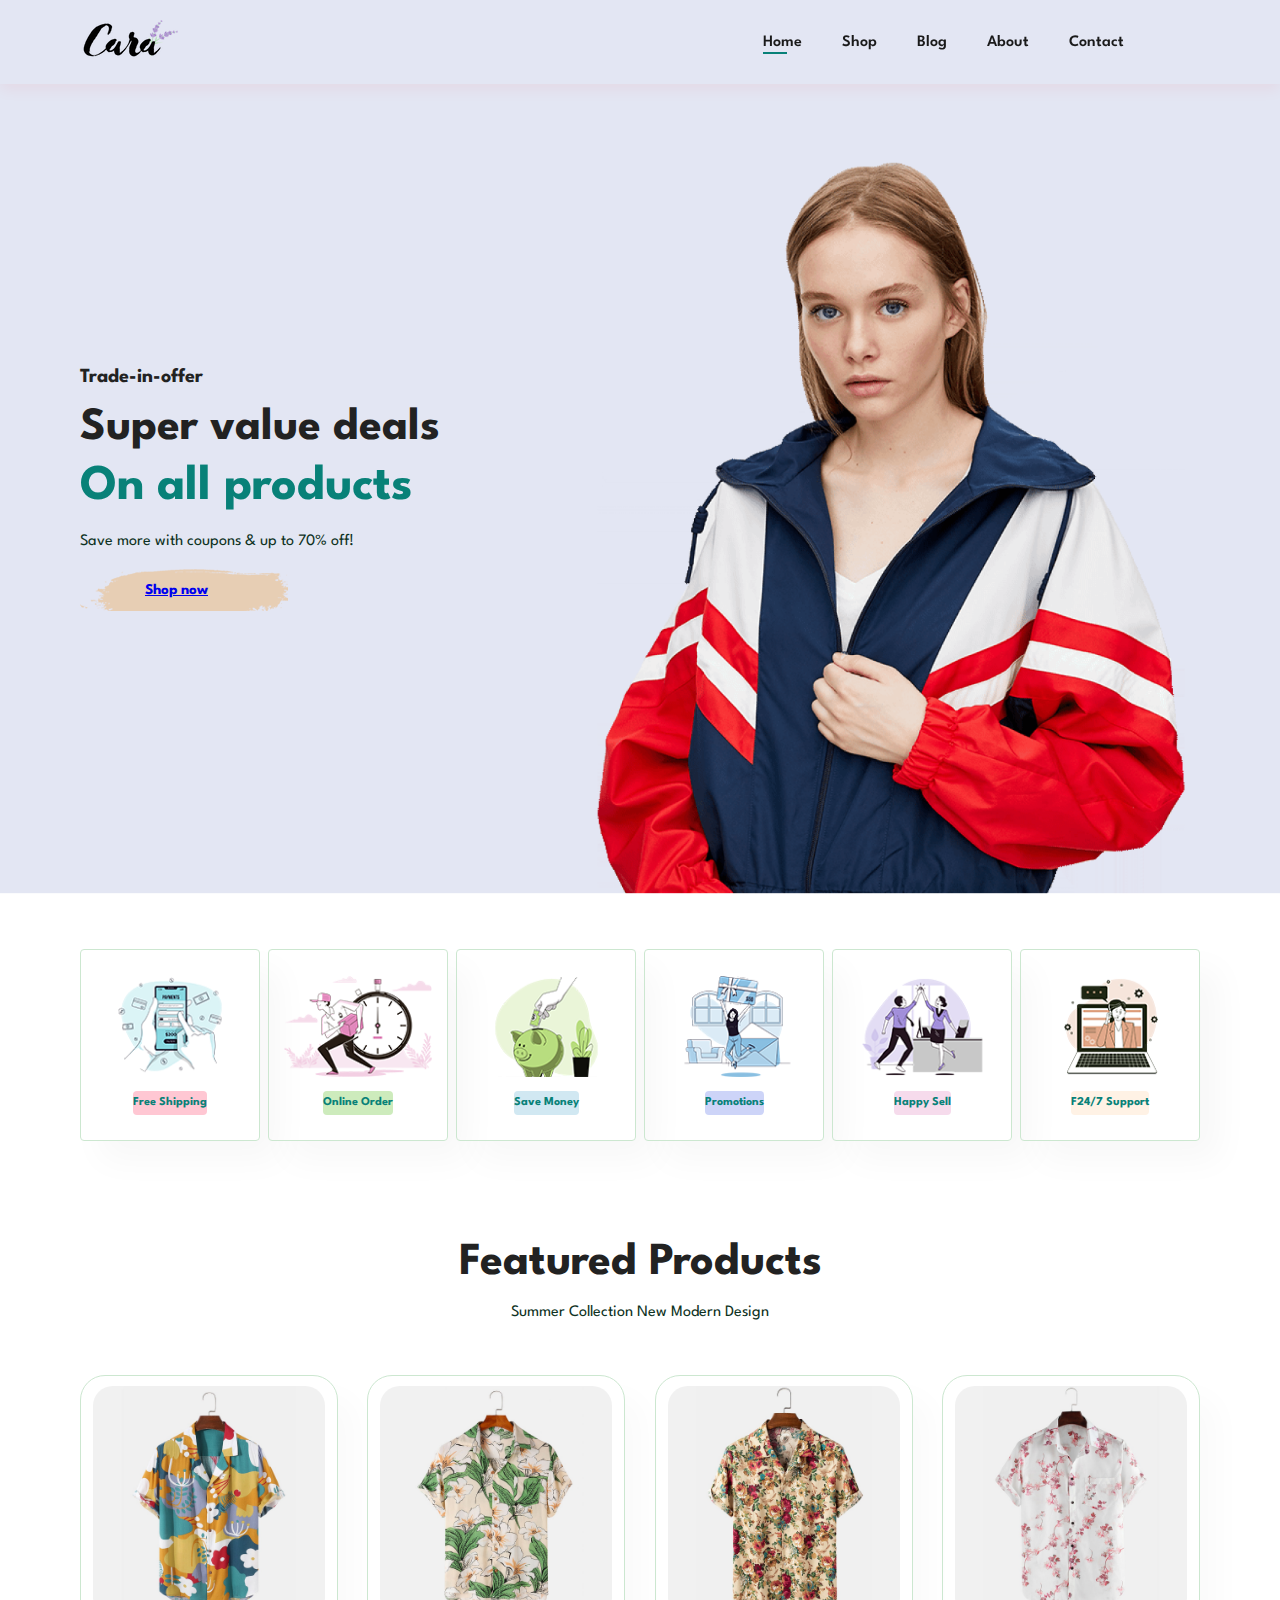
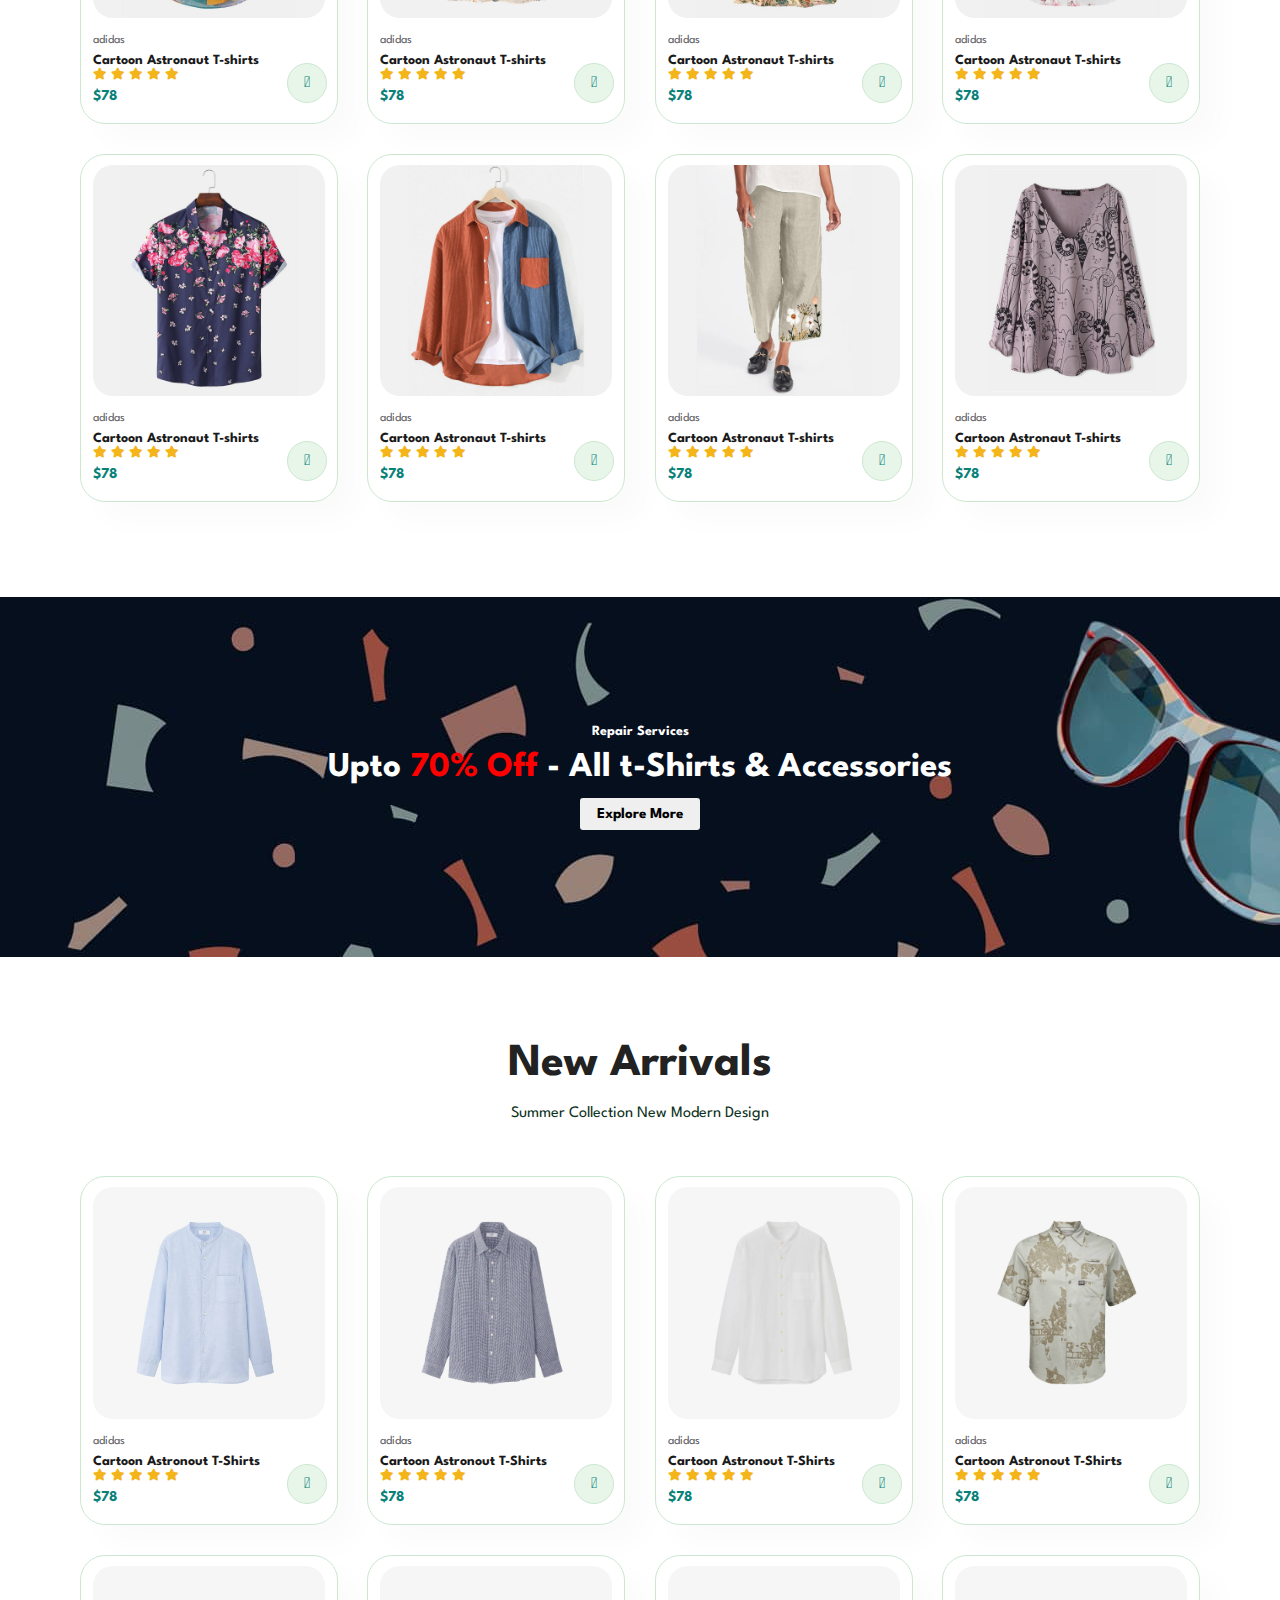
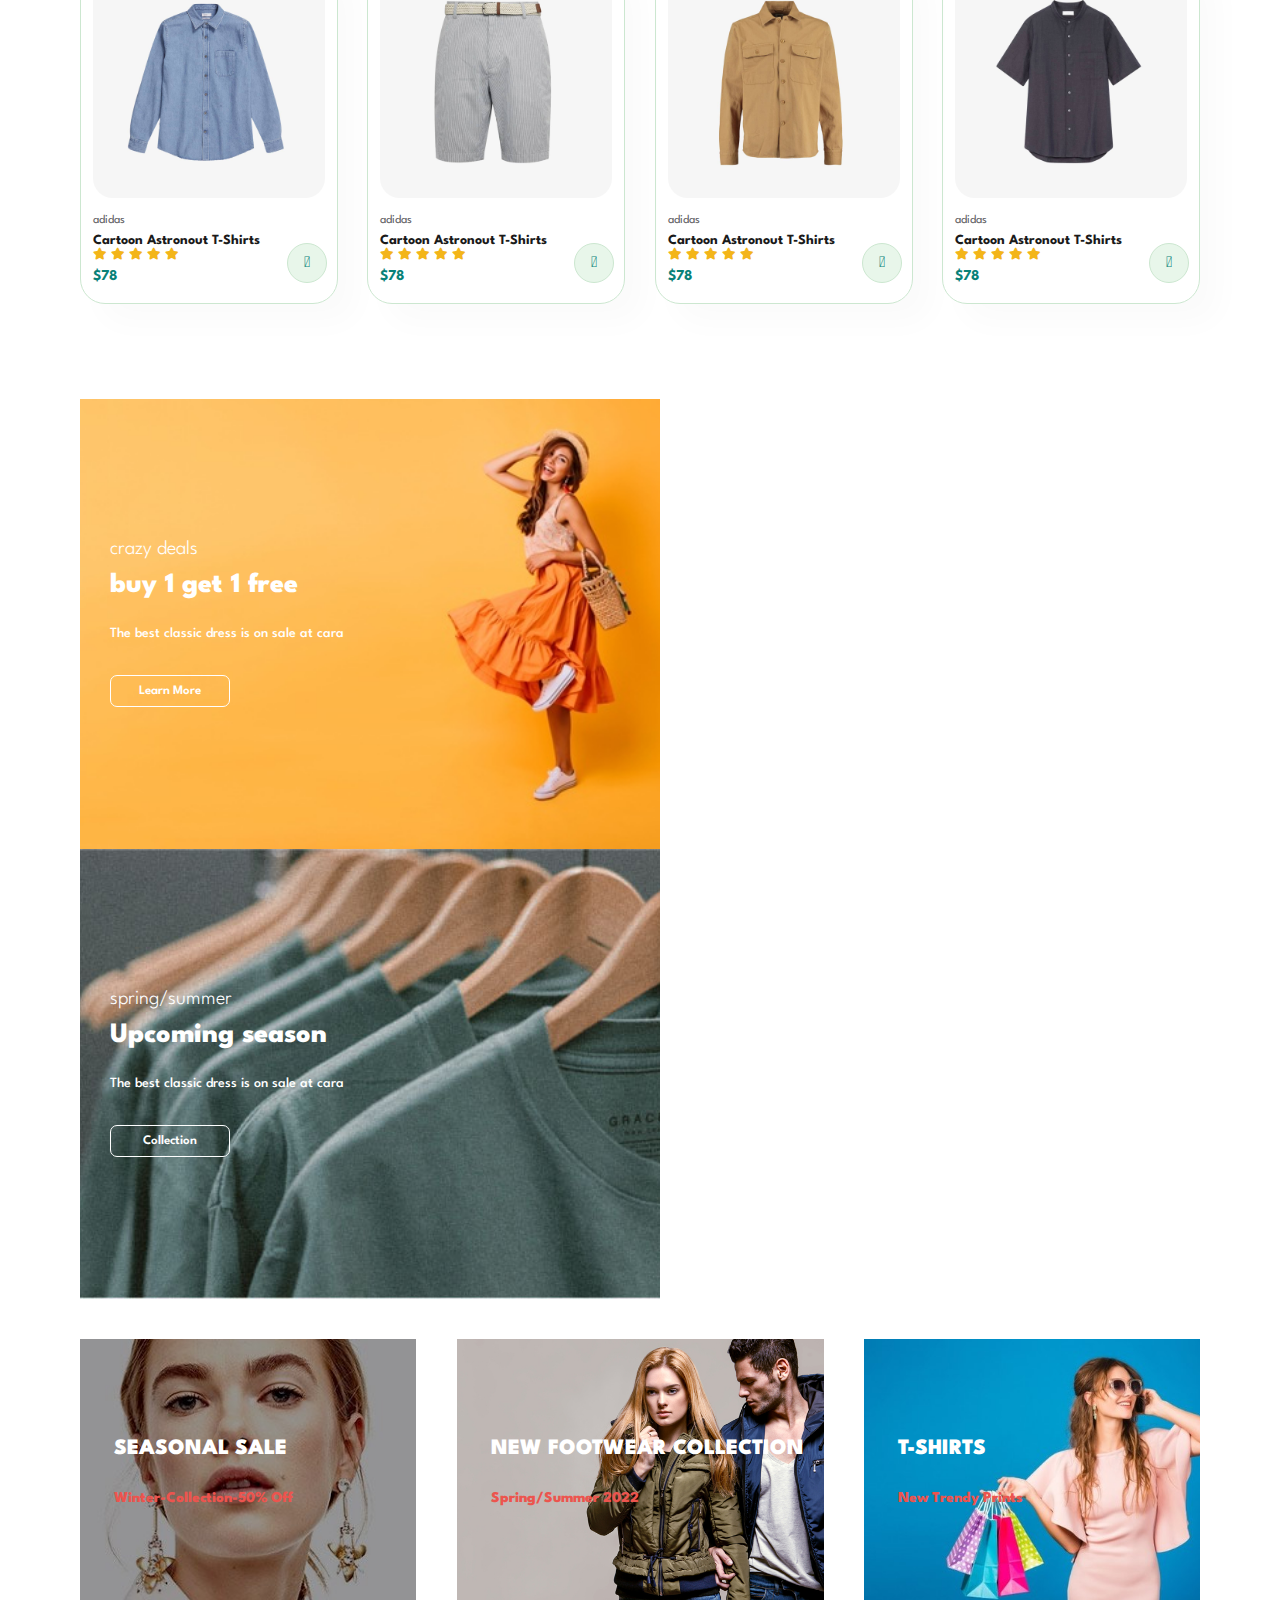
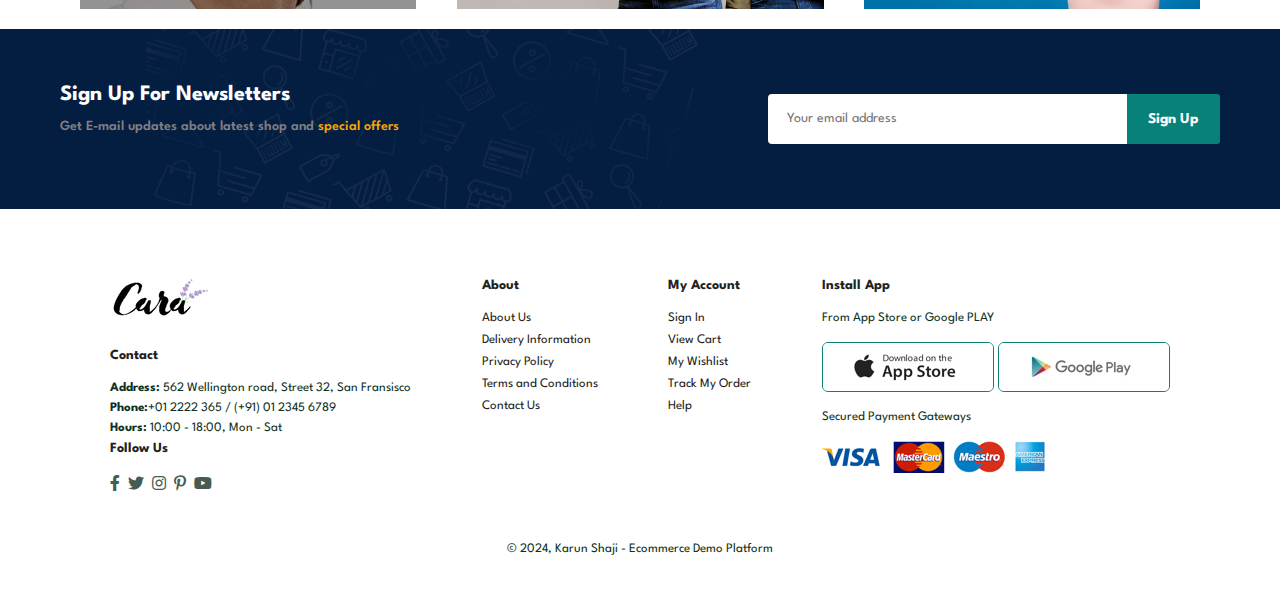
<file: index.html>
<!DOCTYPE html>
<html lang="en">

    <head>
        <meta charset="UTF-8">
        <meta http-equiv="X-UA-Compatible" content="IE=edge">
        <meta name="viewport" content="width=device-width, initial-scale=1.0">
        <title>Ecommerce Website</title>
        <link rel="stylesheet" href="https://pro.fontawesome.com/releases/v5.10.0/css/all.css" />

        <link rel="stylesheet" href="style.css">
    </head>

    <body>
 <section id="header">
    <a href="#"><img src="img/logo.png" class="logo" alt=""></a>

    <div>
        
        <ul id="nav-bar">
            <li><a class="active" href="index.html">Home</a></li>
            <li><a href="shop.html">Shop</a></li>
            <li><a href="blog.html">Blog</a></li>
            <li><a href="about.html">About</a></li>
            <li><a href="contact.html">Contact</a></li>
            <li id="lg-bag"><a href="cart.html"><i class="far fa-shopping-bag"></i></a></li>
            <a href="#" id="close"><i class="far fa-times"></i></a>

        </ul>
    </div>
    <div id="mobile">
        
        <a href="cart.html"><i class="far fa-shopping-bag"></i></a>
        <i id="bar" class="fas fa-outdent"></i>
    </div>
 </section>
 <section id="Hero">
    <h4>Trade-in-offer</h4>
    <h2>Super value deals</h2>
    <h1>On all products</h1>
    <p>Save more with coupons & up to 70% off!</p>
    <button><a  href="shop.html">Shop now</a></button>

 </section>
 <section id="feature" class="section-p1">
    <div class="fe-box">
        <img src="img/features/f1.png" alt="">
        <h6>Free Shipping</h6>
    </div>
    <div class="fe-box">
        <img src="img/features/f2.png" alt="">
        <h6>Online Order</h6>
    </div>
    <div class="fe-box">
        <img src="img/features/f3.png" alt="">
        <h6>Save Money</h6>
    </div>
    <div class="fe-box">
        <img src="img/features/f4.png" alt="">
        <h6>Promotions</h6>
    </div>
    <div class="fe-box">
        <img src="img/features/f5.png" alt="">
        <h6>Happy Sell</h6>
    </div>
    <div class="fe-box">
        <img src="img/features/f6.png" alt="">
        <h6>F24/7 Support</h6>
    </div>

    
 </section>
<section id="Product1" class="section-p1">
    <h2>Featured Products</h2>
    <p>Summer Collection New Modern Design</p>
    <div class="pro-container">
        <div class="pro">
           <img src="img/products/f1.jpg" alt="">
           <div class="des">
             <span>adidas</span>
             <h5>Cartoon Astronaut T-shirts</h5>
             <div class="star">
                 <i class="fas fa-star"></i>
                 <i class="fas fa-star"></i>
                 <i class="fas fa-star"></i>
                 <i class="fas fa-star"></i>
                 <i class="fas fa-star"></i>
             </div>    
             <h4>$78</h4>
         </div>
            <a href="#"><i class="fal fa-shopping-cart cart"></i></a>
        </div>
        <div class="pro">
            <img src="img/products/f2.jpg" alt="">
            <div class="des">
              <span>adidas</span>
              <h5>Cartoon Astronaut T-shirts</h5>
              <div class="star">
                  <i class="fas fa-star"></i>
                  <i class="fas fa-star"></i>
                  <i class="fas fa-star"></i>
                  <i class="fas fa-star"></i>
                  <i class="fas fa-star"></i>
              </div>    
              <h4>$78</h4>
          </div>
             <a href="#"><i class="fal fa-shopping-cart cart"></i></a>
         </div>
         <div class="pro">
            <img src="img/products/f3.jpg" alt="">
            <div class="des">
              <span>adidas</span>
              <h5>Cartoon Astronaut T-shirts</h5>
              <div class="star">
                  <i class="fas fa-star"></i>
                  <i class="fas fa-star"></i>
                  <i class="fas fa-star"></i>
                  <i class="fas fa-star"></i>
                  <i class="fas fa-star"></i>
              </div>    
              <h4>$78</h4>
          </div>
             <a href="#"><i class="fal fa-shopping-cart cart"></i></a>
         </div>
         <div class="pro">
            <img src="img/products/f4.jpg" alt="">
            <div class="des">
              <span>adidas</span>
              <h5>Cartoon Astronaut T-shirts</h5>
              <div class="star">
                  <i class="fas fa-star"></i>
                  <i class="fas fa-star"></i>
                  <i class="fas fa-star"></i>
                  <i class="fas fa-star"></i>
                  <i class="fas fa-star"></i>
              </div>    
              <h4>$78</h4>
          </div>
             <a href="#"><i class="fal fa-shopping-cart cart"></i></a>
         </div>
         <div class="pro">
            <img src="img/products/f5.jpg" alt="">
            <div class="des">
              <span>adidas</span>
              <h5>Cartoon Astronaut T-shirts</h5>
              <div class="star">
                  <i class="fas fa-star"></i>
                  <i class="fas fa-star"></i>
                  <i class="fas fa-star"></i>
                  <i class="fas fa-star"></i>
                  <i class="fas fa-star"></i>
              </div>    
              <h4>$78</h4>
          </div>
             <a href="#"><i class="fal fa-shopping-cart cart"></i></a>
         </div>
         <div class="pro">
            <img src="img/products/f6.jpg" alt="">
            <div class="des">
              <span>adidas</span>
              <h5>Cartoon Astronaut T-shirts</h5>
              <div class="star">
                  <i class="fas fa-star"></i>
                  <i class="fas fa-star"></i>
                  <i class="fas fa-star"></i>
                  <i class="fas fa-star"></i>
                  <i class="fas fa-star"></i>
              </div>    
              <h4>$78</h4>
          </div>
             <a href="#"><i class="fal fa-shopping-cart cart"></i></a>
         </div>
         <div class="pro">
            <img src="img/products/f7.jpg" alt="">
            <div class="des">
              <span>adidas</span>
              <h5>Cartoon Astronaut T-shirts</h5>
              <div class="star">
                  <i class="fas fa-star"></i>
                  <i class="fas fa-star"></i>
                  <i class="fas fa-star"></i>
                  <i class="fas fa-star"></i>
                  <i class="fas fa-star"></i>
              </div>    
              <h4>$78</h4>
          </div>
             <a href="#"><i class="fal fa-shopping-cart cart"></i></a>
         </div>
         <div class="pro">
            <img src="img/products/f8.jpg" alt="">
            <div class="des">
              <span>adidas</span>
              <h5>Cartoon Astronaut T-shirts</h5>
              <div class="star">
                  <i class="fas fa-star"></i>
                  <i class="fas fa-star"></i>
                  <i class="fas fa-star"></i>
                  <i class="fas fa-star"></i>
                  <i class="fas fa-star"></i>
              </div>    
              <h4>$78</h4>
          </div>
             <a href="#"><i class="fal fa-shopping-cart cart"></i></a>
         </div>
    </div>
    
</section>
<section id="banner" class="section-m1">
    <h4>Repair Services</h4>
    <h2>Upto <span>70% Off</span> - All t-Shirts & Accessories</h2>
    <button class="normal">Explore More</button>
    
</section>
<section id="Product1" class="section-p1">
    <h2>New Arrivals</h2>
    <p>Summer Collection New Modern Design</p>
    <div class="pro-container">
        <div class="pro">
            <img src="img/products/n1.jpg" alt="">
            <div class="des">
                <span>adidas</span>
                <h5>Cartoon Astronout T-Shirts</h5>
                <div class="star">
                    <i class="fas fa-star"></i>
                    <i class="fas fa-star"></i>
                    <i class="fas fa-star"></i>
                    <i class="fas fa-star"></i>
                    <i class="fas fa-star"></i>
                </div>
                <h4>$78</h4>
            </div>
              <a href="#"><i class="fal fa-shopping-cart cart"> </i></a>
        </div>
        <div class="pro">
            <img src="img/products/n2.jpg" alt="">
            <div class="des">
                <span>adidas</span>
                <h5>Cartoon Astronout T-Shirts</h5>
                <div class="star">
                    <i class="fas fa-star"></i>
                    <i class="fas fa-star"></i>
                    <i class="fas fa-star"></i>
                    <i class="fas fa-star"></i>
                    <i class="fas fa-star"></i>
                </div>
                <h4>$78</h4>
            </div>
              <a href="#"><i class="fal fa-shopping-cart cart"> </i></a>
        </div>
        <div class="pro">
            <img src="img/products/n3.jpg" alt="">
            <div class="des">
                <span>adidas</span>
                <h5>Cartoon Astronout T-Shirts</h5>
                <div class="star">
                    <i class="fas fa-star"></i>
                    <i class="fas fa-star"></i>
                    <i class="fas fa-star"></i>
                    <i class="fas fa-star"></i>
                    <i class="fas fa-star"></i>
                </div>
                <h4>$78</h4>
            </div>
              <a href="#"><i class="fal fa-shopping-cart cart"> </i></a>
        </div>
        <div class="pro">
            <img src="img/products/n4.jpg" alt="">
            <div class="des">
                <span>adidas</span>
                <h5>Cartoon Astronout T-Shirts</h5>
                <div class="star">
                    <i class="fas fa-star"></i>
                    <i class="fas fa-star"></i>
                    <i class="fas fa-star"></i>
                    <i class="fas fa-star"></i>
                    <i class="fas fa-star"></i>
                </div>
                <h4>$78</h4>
            </div>
              <a href="#"><i class="fal fa-shopping-cart cart"> </i></a>
        </div>
        <div class="pro">
            <img src="img/products/n5.jpg" alt="">
            <div class="des">
                <span>adidas</span>
                <h5>Cartoon Astronout T-Shirts</h5>
                <div class="star">
                    <i class="fas fa-star"></i>
                    <i class="fas fa-star"></i>
                    <i class="fas fa-star"></i>
                    <i class="fas fa-star"></i>
                    <i class="fas fa-star"></i>
                </div>
                <h4>$78</h4>
            </div>
              <a href="#"><i class="fal fa-shopping-cart cart"> </i></a>
        </div>
        <div class="pro">
            <img src="img/products/n6.jpg" alt="">
            <div class="des">
                <span>adidas</span>
                <h5>Cartoon Astronout T-Shirts</h5>
                <div class="star">
                    <i class="fas fa-star"></i>
                    <i class="fas fa-star"></i>
                    <i class="fas fa-star"></i>
                    <i class="fas fa-star"></i>
                    <i class="fas fa-star"></i>
                </div>
                <h4>$78</h4>
            </div>
              <a href="#"><i class="fal fa-shopping-cart cart"> </i></a>
        </div>
        <div class="pro">
            <img src="img/products/n7.jpg" alt="">
            <div class="des">
                <span>adidas</span>
                <h5>Cartoon Astronout T-Shirts</h5>
                <div class="star">
                    <i class="fas fa-star"></i>
                    <i class="fas fa-star"></i>
                    <i class="fas fa-star"></i>
                    <i class="fas fa-star"></i>
                    <i class="fas fa-star"></i>
                </div>
                <h4>$78</h4>
            </div>
              <a href="#"><i class="fal fa-shopping-cart cart"> </i></a>
        </div>
        <div class="pro">
            <img src="img/products/n8.jpg" alt="">
            <div class="des">
                <span>adidas</span>
                <h5>Cartoon Astronout T-Shirts</h5>
                <div class="star">
                    <i class="fas fa-star"></i>
                    <i class="fas fa-star"></i>
                    <i class="fas fa-star"></i>
                    <i class="fas fa-star"></i>
                    <i class="fas fa-star"></i>
                </div>
                <h4>$78</h4>
            </div>
              <a href="#"><i class="fal fa-shopping-cart cart"> </i></a>
        </div>
    </div>
</section>
<section id="sm-banner" class="section-p1">
    <div class="banner-box">
        <h4>crazy deals</h4>
        <h2>buy 1 get 1 free</h2>
        <p>The best classic dress is on sale at cara</p>
        <button class="white">Learn More</button>
    </div>
    <div class="banner-box banner-box2">
        <h4>spring/summer</h4>
        <h2>Upcoming season</h2>
        <p>The best classic dress is on sale at cara</p>
        <button class="white">Collection</button>
    </div>
</section>
<section id="banner3">
    <div class="banner-box b3">
        
        <h2>SEASONAL SALE</h2>
        <p>Winter-Collection-50% Off</p>
    </div>    
    <div class="banner-box b4">
        
        <h2>NEW FOOTWEAR COLLECTION</h2>
        <p> Spring/Summer 2022</p>
    </div>    
    <div class="banner-box b5">
        
        <h2>T-SHIRTS</h2>
        <p>New Trendy Prints</p>
    </div>    
        
</section>
<section id="newsletter">
  
    <div class="newtext">
        <h4>Sign Up For Newsletters</h4>
        <p>Get E-mail updates about latest shop and <span>special offers</span> </p>

     </div>
     <div class="form">
        <input type="text" placeholder="Your email address">
        <button class="normal">Sign Up</button>
     </div>
    
</section>
<footer class=" section-p1">
    <div class="col">
        <img class="logo" src="img/logo.png" alt="">
        <h4>Contact</h4>
        <p><strong>Address:</strong> 562 Wellington road, Street 32, San Fransisco</p>
        <p><strong>Phone:</strong>+01 2222 365 / (+91) 01 2345 6789</p>
        <p><strong>Hours:</strong> 10:00 - 18:00, Mon - Sat</p>
        <div class="follow">
            <h4>Follow Us</h4>
            <div class="icon">
                
                <i class="fab fa-facebook-f"></i>
    
                <i class="fab fa-twitter"></i>
                <i class="fab fa-instagram"></i>
                <i class="fab fa-pinterest-p"></i>
                <i class="fab fa-youtube"></i>
            </div>
        </div>
    </div>
    <div class="col">
        <h4>About</h4>
        <a href="#">About Us</a>
        <a href="#">Delivery  Information</a>
        <a href="#">Privacy Policy</a>
        <a href="#">Terms and Conditions</a>
        <a href="#">Contact Us</a>
    </div>
    <div class="col">
        <h4>My Account</h4>
        <a href="#">Sign In</a>
        <a href="#">View Cart</a>
        <a href="#">My Wishlist</a>
        <a href="#">Track My Order</a>
        <a href="#">Help</a>
    </div>
    <div class="col install">
        <h4>Install App</h4>
        <p>From App Store or Google PLAY</p>
        <div class="row">
            <img src="img/pay/app.jpg" alt="">
            <img src="img/pay/play.jpg" alt="">
        </div>
        <p>Secured Payment Gateways</p>
            <img src="img/pay/pay.png" alt="">
        
    </div>
    <div class="copy-right">
        <p> © 2024, Karun Shaji - Ecommerce Demo Platform </p>
    </div>
    


        <script src="script.js"></script>
    </body>
</footer>
</html>
</file>
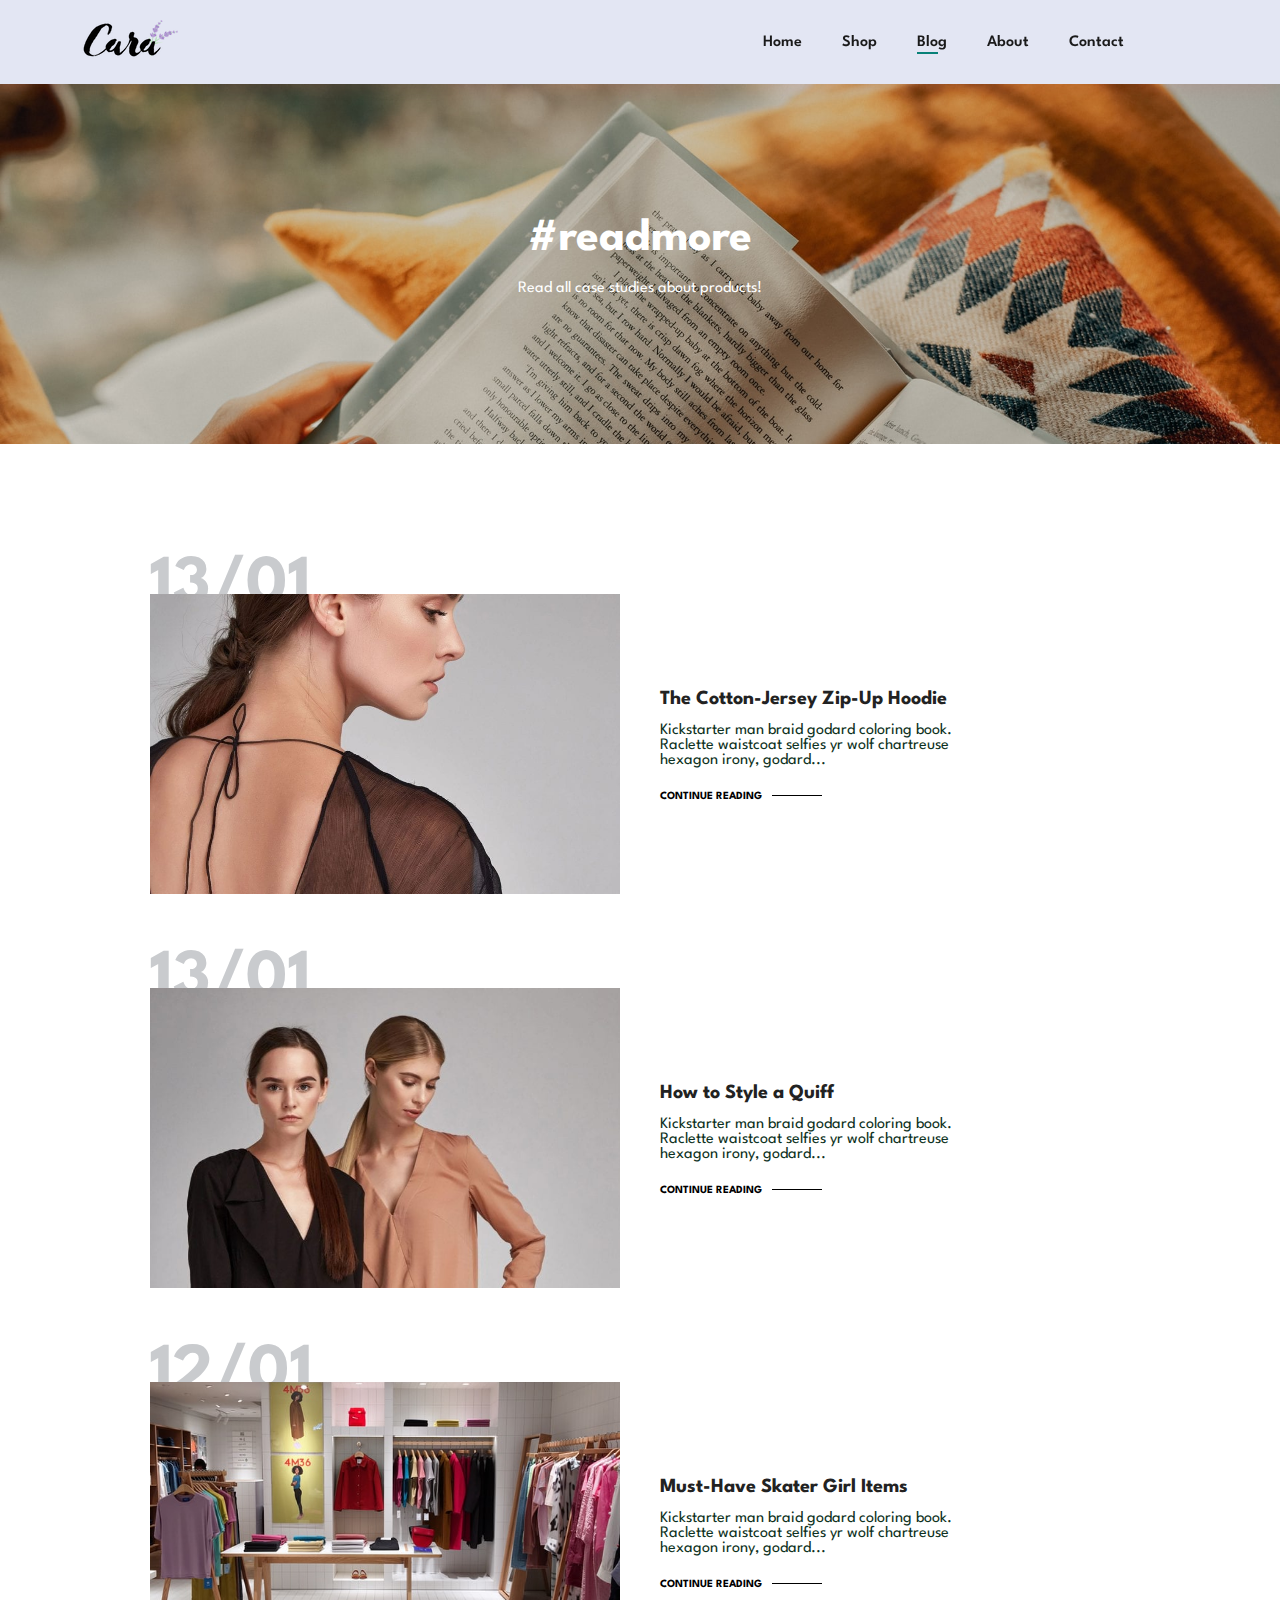
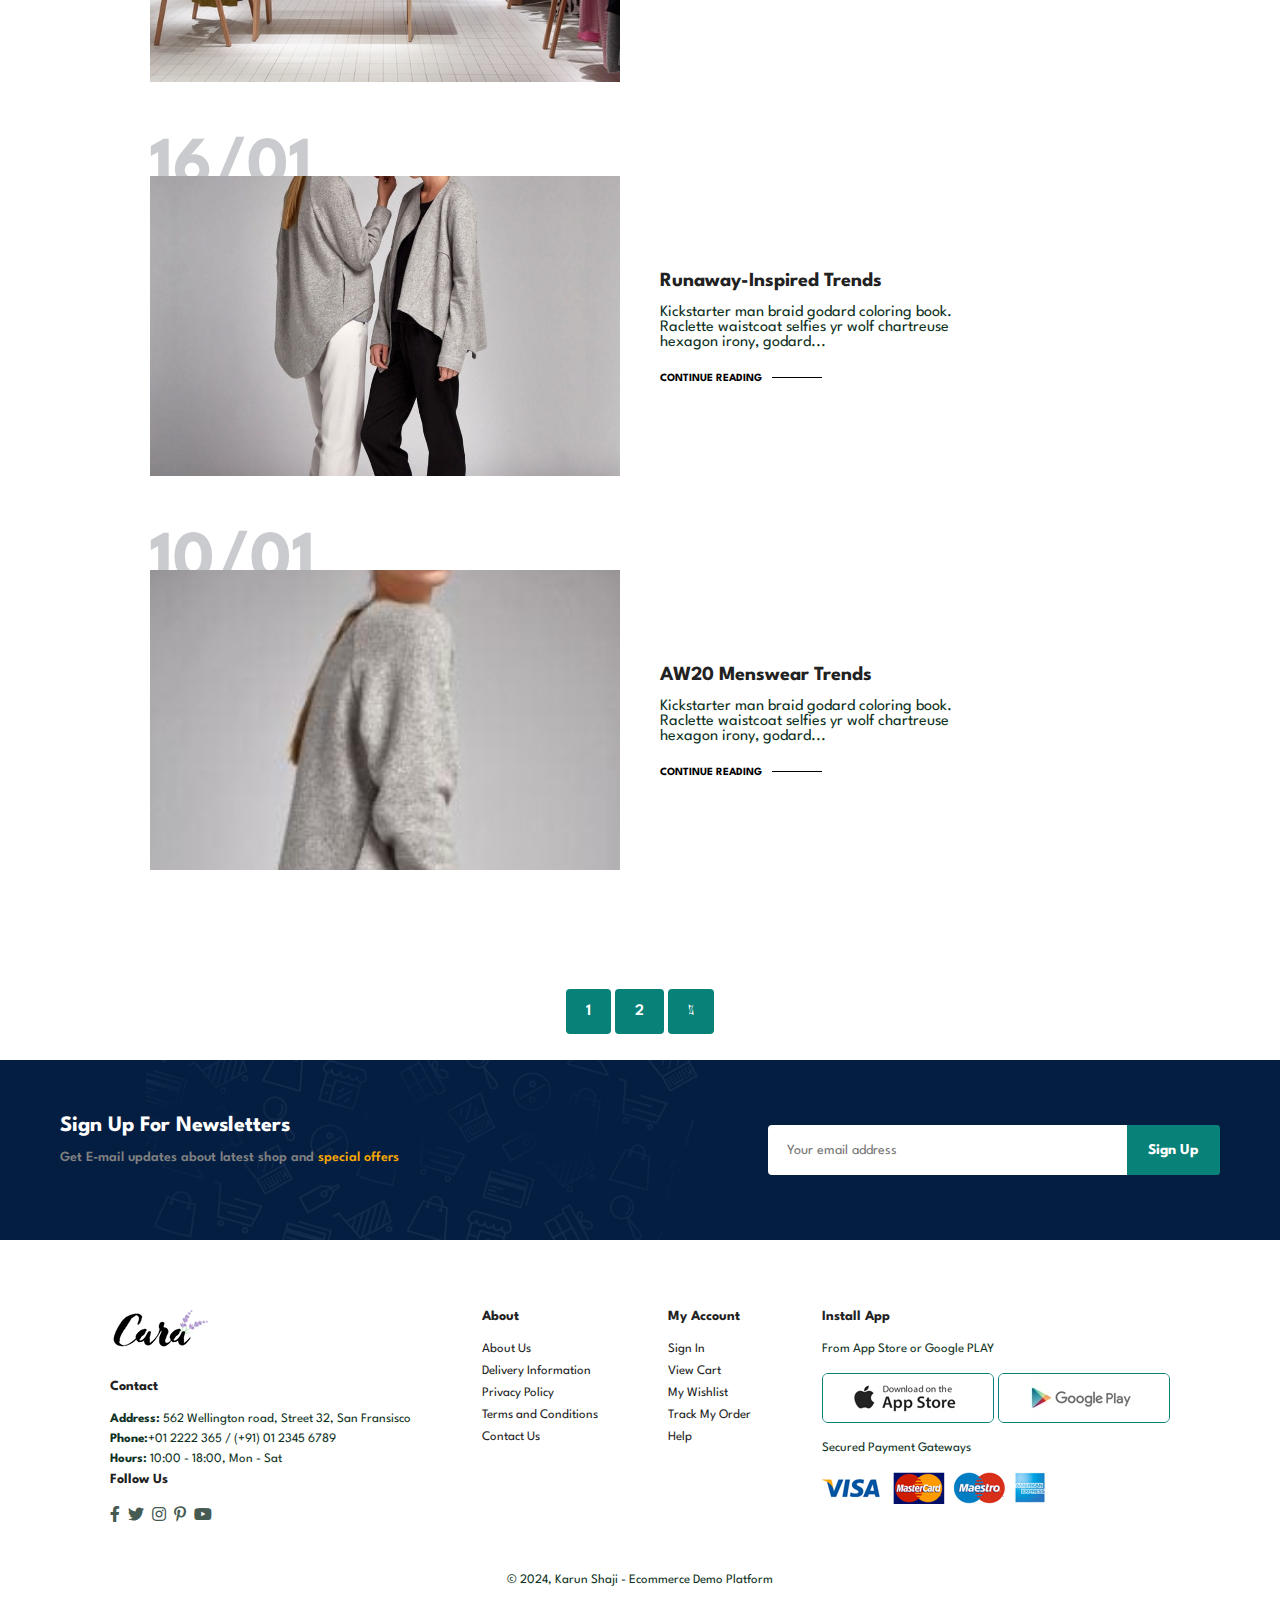
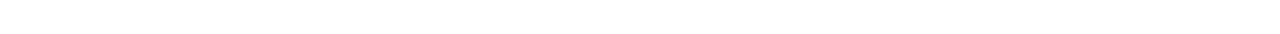
<file: blog.html>
<!DOCTYPE html>
<html lang="en">

    <head>
        <meta charset="UTF-8">
        <meta http-equiv="X-UA-Compatible" content="IE=edge">
        <meta name="viewport" content="width=device-width, initial-scale=1.0">
        <title>Ecommerce Website</title>
        <link rel="stylesheet" href="https://pro.fontawesome.com/releases/v5.10.0/css/all.css" />

        <link rel="stylesheet" href="style.css">
    </head>

    <body>
 <section id="header">
    <a href="#"><img src="img/logo.png" class="logo" alt=""></a>

    <div>
        <ul id="nav-bar">
            <li><a href="index.html">Home</a></li>
            <li><a  href="shop.html">Shop</a></li>
            <li><a  class="active" href="blog.html">Blog</a></li>
            <li><a  href="about.html">About</a></li>
            <li><a href="contact.html">Contact</a></li>
            <li id="lg-bag"><a href="cart.html"><i class="far fa-shopping-bag"></i></a></li>
            <a href="#" id="close"><i class="far fa-times"></i></a>

        </ul>
    </div>
    <div id="mobile">
        
        <a href="cart.html"><i class="far fa-shopping-bag"></i></a>
        <i id="bar" class="fas fa-outdent"></i>
    </div>
 </section>
 <section id="page-header" class="blog-header">
    
    <h2>#readmore</h2>
    
    <p>Read all case studies about products!</p>
   
 </section>
 
<section id="blog">
   <div class="blog-box">
      <div class="blog-img">
        <img src="img/blog/b1.jpg" alt="">
      </div>
      <div class="blog-details">
        <h4>The Cotton-Jersey Zip-Up Hoodie</h4>
        <p>Kickstarter man braid godard coloring book.<br> Raclette waistcoat selfies yr
         wolf chartreuse<br> hexagon irony, godard...</p>
         <a href="#">CONTINUE READING</a>

       </div>
      <h1>13/01</h1>
   </div>
   <div class="blog-box">
    <div class="blog-img">
      <img src="img/blog/b2.jpg" alt="">
    </div>
    <div class="blog-details">
      <h4>How to Style a Quiff</h4>
      <p>Kickstarter man braid godard coloring book.<br> Raclette waistcoat selfies yr
       wolf chartreuse<br> hexagon irony, godard...</p>
       <a href="#">CONTINUE READING</a>

     </div>
    <h1>13/01</h1>
 </div>
 <div class="blog-box">
    <div class="blog-img">
      <img src="img/blog/b3.jpg" alt="">
    </div>
    <div class="blog-details">
      <h4>Must-Have Skater Girl Items</h4>
      <p>Kickstarter man braid godard coloring book.<br> Raclette waistcoat selfies yr
       wolf chartreuse<br> hexagon irony, godard...</p>
       <a href="#">CONTINUE READING</a>

     </div>
    <h1>12/01</h1>
 </div>

 <div class="blog-box">
    <div class="blog-img">
      <img src="img/blog/b4.jpg" alt="">
    </div>
    <div class="blog-details">
      <h4>Runaway-Inspired Trends</h4>
      <p>Kickstarter man braid godard coloring book.<br> Raclette waistcoat selfies yr
       wolf chartreuse<br> hexagon irony, godard...</p>
       <a href="#">CONTINUE READING</a>

     </div>
    <h1>16/01</h1>
 </div>
 <div class="blog-box">
    <div class="blog-img">
      <img src="img/blog/b5.jpg" alt="">
    </div>
    <div class="blog-details">
      <h4>AW20 Menswear Trends</h4>
      <p>Kickstarter man braid godard coloring book.<br> Raclette waistcoat selfies yr
       wolf chartreuse<br> hexagon irony, godard...</p>
       <a href="#">CONTINUE READING</a>

     </div>
    <h1>10/01</h1>
 </div>
      

</section>
<section id="pagination" class="section-p1">
    <a href="#">1</a>
    <a href="#">2</a>
    <a href="#"><i class="fal fa-long-arrow-alt-right"></i></a>
</section>
<section id="newsletter">
  
    <div class="newtext">
        <h4>Sign Up For Newsletters</h4>
        <p>Get E-mail updates about latest shop and <span>special offers</span> </p>

     </div>
     <div class="form">
        <input type="text" placeholder="Your email address">
        <button class="normal">Sign Up</button>
     </div>
    
</section>
<footer class=" section-p1">
    <div class="col">
        <img class="logo" src="img/logo.png" alt="">
        <h4>Contact</h4>
        <p><strong>Address:</strong> 562 Wellington road, Street 32, San Fransisco</p>
        <p><strong>Phone:</strong>+01 2222 365 / (+91) 01 2345 6789</p>
        <p><strong>Hours:</strong> 10:00 - 18:00, Mon - Sat</p>
        <div class="follow">
            <h4>Follow Us</h4>
            <div class="icon">
                
                <i class="fab fa-facebook-f"></i>
    
                <i class="fab fa-twitter"></i>
                <i class="fab fa-instagram"></i>
                <i class="fab fa-pinterest-p"></i>
                <i class="fab fa-youtube"></i>
            </div>
        </div>
    </div>
    <div class="col">
        <h4>About</h4>
        <a href="#">About Us</a>
        <a href="#">Delivery  Information</a>
        <a href="#">Privacy Policy</a>
        <a href="#">Terms and Conditions</a>
        <a href="#">Contact Us</a>
    </div>
    <div class="col">
        <h4>My Account</h4>
        <a href="#">Sign In</a>
        <a href="#">View Cart</a>
        <a href="#">My Wishlist</a>
        <a href="#">Track My Order</a>
        <a href="#">Help</a>
    </div>
    <div class="col install">
        <h4>Install App</h4>
        <p>From App Store or Google PLAY</p>
        <div class="row">
            <img src="img/pay/app.jpg" alt="">
            <img src="img/pay/play.jpg" alt="">
        </div>
        <p>Secured Payment Gateways</p>
            <img src="img/pay/pay.png" alt="">
        
    </div>
    <div class="copy-right">
      <p> © 2024, Karun Shaji - Ecommerce Demo Platform </p>
    </div>
    


        <script src="script.js"></script>
    </body>
</footer>
</html>
</file>
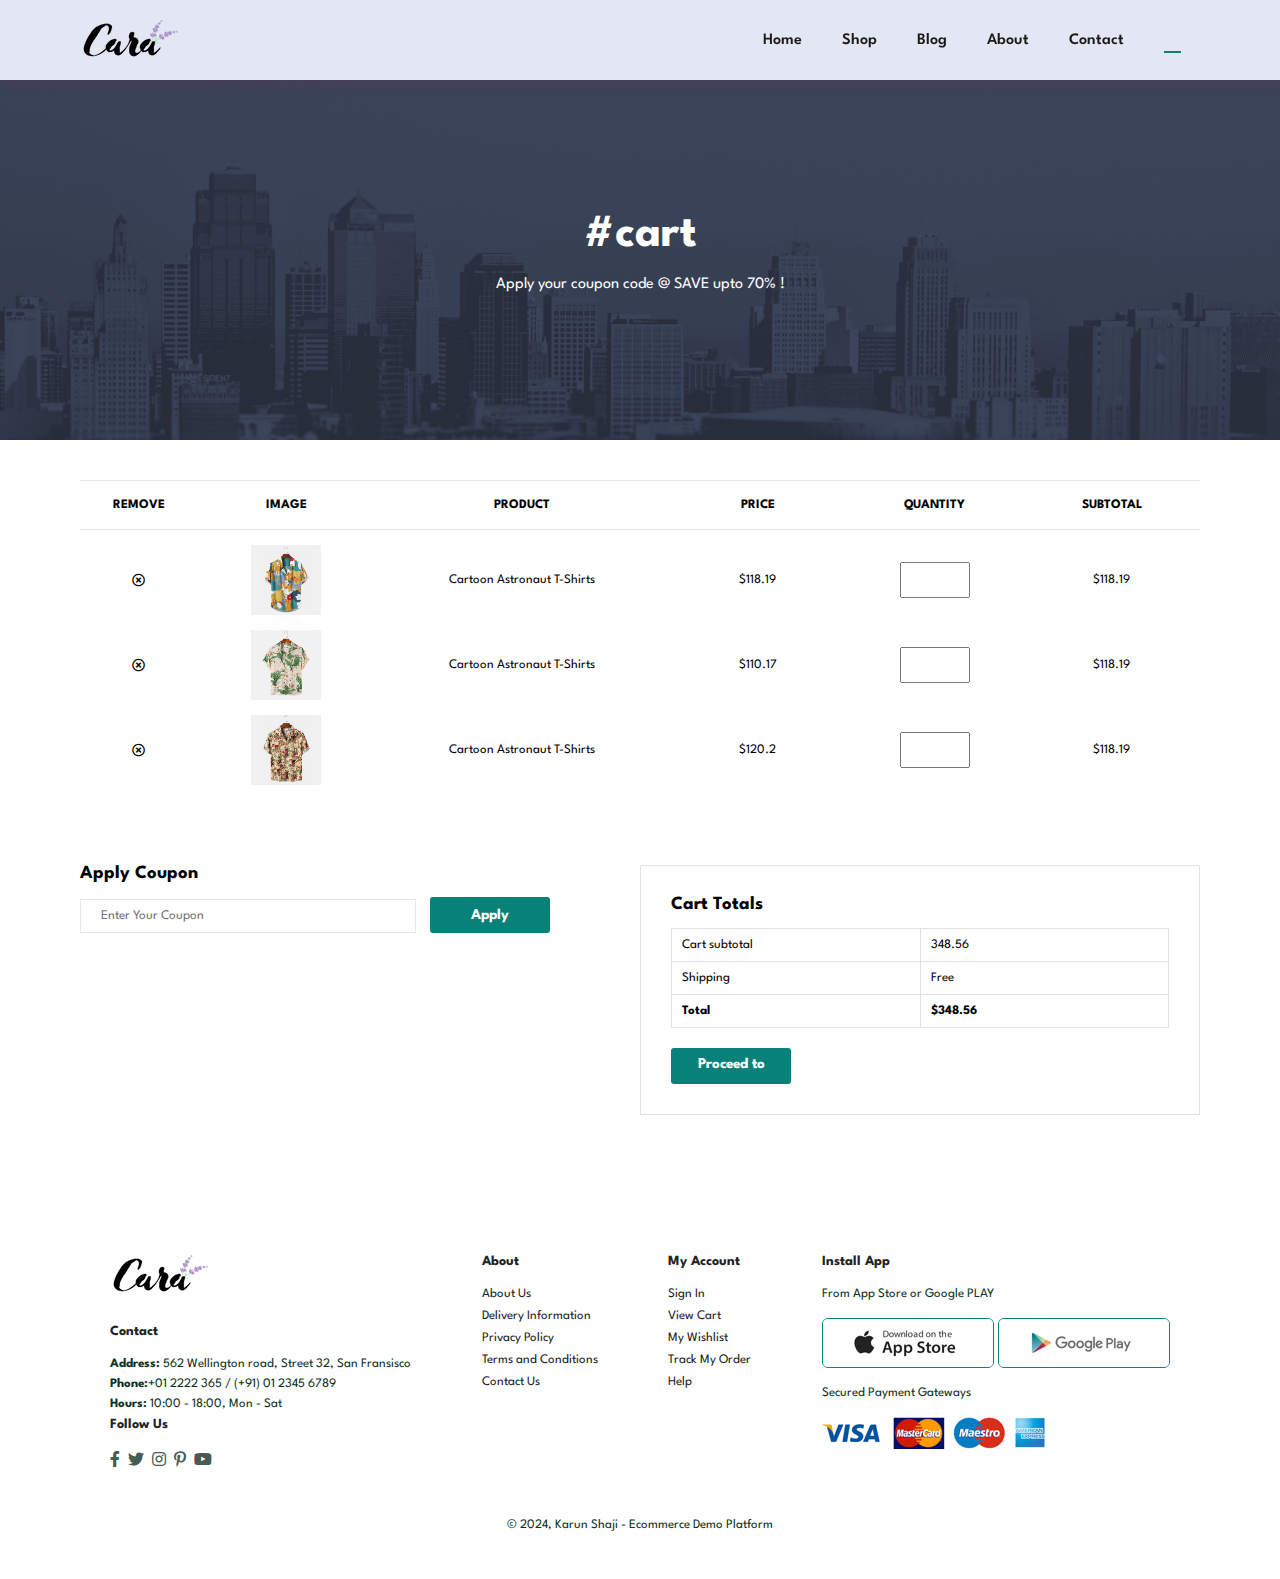
<file: cart.html>
<html>
<html lang="en">

    <head>
        <meta charset="UTF-8">
        <meta http-equiv="X-UA-Compatible" content="IE=edge">
        <meta name="viewport" content="width=device-width, initial-scale=1.0">
        <title>Document</title>

        <link rel="stylesheet" href="https://pro.fontawesome.com/releases/v5.10.0/css/all.css" />

        <link rel="stylesheet" href="style.css">
    </head>

    <body>


        <script src="script.js"></script>

    </body>

</html><!DOCTYPE html>
<html lang="en">

    <head>
        <meta charset="UTF-8">
        <meta http-equiv="X-UA-Compatible" content="IE=edge">
        <meta name="viewport" content="width=device-width, initial-scale=1.0">
        <title>Ecommerce Website</title>
        <link rel="stylesheet" href="https://pro.fontawesome.com/releases/v5.10.0/css/all.css" />

        <link rel="stylesheet" href="style.css">
    </head>

    <body>
 <section id="header">
    <a href="#"><img src="img/logo.png" class="logo" alt=""></a>

    <div>
        <ul id="nav-bar">
            <li><a href="index.html">Home</a></li>
            <li><a  href="shop.html">Shop</a></li>
            <li><a href="blog.html">Blog</a></li>
            <li><a  href="about.html">About</a></li>
            <li><a href="contact.html">Contact</a></li>
            <li id="lg-bag"><a class="active" href="cart.html"><i class="far fa-shopping-bag"></i></a></li>
            <a href="#" id="close"><i class="far fa-times"></i></a>

        </ul>
    </div>
    <div id="mobile">
        
        <a href="cart.html"><i class="far fa-shopping-bag"></i></a>
        <i id="bar" class="fas fa-outdent"></i>
    </div>
 </section>
 <section id="page-header" class="about-header">
    
    <h2>#cart</h2>
    
    <p>Apply your coupon code @ SAVE upto 70% !</p>
   
 </section>
 
<section id="cart" class="section-p1">

<table width="100%">
    <thead>
        <tr>
            <td>Remove</td>
            <td>Image</td>
            <td>Product</td>
            <td>Price</td>
            <td>Quantity</td>
            <td>Subtotal</td>
        </tr>
    </thead>
    <tbody>
        <tr>
            <td><i class="far fa-times-circle"></i><a href="#"></a></td>
            <td><img src="img/products/f1.jpg" alt=""></td>
            <td>Cartoon Astronaut T-Shirts</td>
            <td>$118.19</td>
            <td><input type="number" min="1"></td>
            <td>$118.19</td>
        </tr>
        <tr>
            <td><i class="far fa-times-circle"></i><a href="#"></a></td>
            <td><img src="img/products/f2.jpg" alt=""></td>
            <td>Cartoon Astronaut T-Shirts</td>
            <td>$110.17</td>
            <td><input type="number" min="1"></td>
            <td>$118.19</td>
        </tr>
        <tr>
            <td><i class="far fa-times-circle"></i><a href="#"></a></td>
            <td><img src="img/products/f3.jpg" alt=""></td>
            <td>Cartoon Astronaut T-Shirts</td>
            <td>$120.2</td>
            <td><input type="number" min="1"></td>
            <td>$118.19</td>
        </tr>
    </tbody>
</table>

</section>

<section id="cart-add" class="section-p1">
   <div id="coupon">
        <h3>Apply Coupon</h3>
      <div>
         <input type="text" placeholder="Enter Your Coupon">
         <button class="normal">Apply</button>
      </div>
   </div>
   <div id="subtotal">
      <h3>Cart Totals</h3>
      <table>
        <tr>
            <td>Cart subtotal</td>
            <td>348.56</td>
            
        </tr>
        <tr>
            <td>Shipping</td>
            <td>Free</td>
        </tr>
        <tr>
            <td><strong>Total</strong></td>
            <td><strong>$348.56</strong></td>
        </tr>
      </table>
      <button class="normal">Proceed to checkout</button>
   </div>

</section>

<footer class=" section-p1">
    <div class="col">
        <img class="logo" src="img/logo.png" alt="">
        <h4>Contact</h4>
        <p><strong>Address:</strong> 562 Wellington road, Street 32, San Fransisco</p>
        <p><strong>Phone:</strong>+01 2222 365 / (+91) 01 2345 6789</p>
        <p><strong>Hours:</strong> 10:00 - 18:00, Mon - Sat</p>
        <div class="follow">
            <h4>Follow Us</h4>
            <div class="icon">
                
                <i class="fab fa-facebook-f"></i>
    
                <i class="fab fa-twitter"></i>
                <i class="fab fa-instagram"></i>
                <i class="fab fa-pinterest-p"></i>
                <i class="fab fa-youtube"></i>
            </div>
        </div>
    </div>
    <div class="col">
        <h4>About</h4>
        <a href="#">About Us</a>
        <a href="#">Delivery  Information</a>
        <a href="#">Privacy Policy</a>
        <a href="#">Terms and Conditions</a>
        <a href="#">Contact Us</a>
    </div>
    <div class="col">
        <h4>My Account</h4>
        <a href="#">Sign In</a>
        <a href="#">View Cart</a>
        <a href="#">My Wishlist</a>
        <a href="#">Track My Order</a>
        <a href="#">Help</a>
    </div>
    <div class="col install">
        <h4>Install App</h4>
        <p>From App Store or Google PLAY</p>
        <div class="row">
            <img src="img/pay/app.jpg" alt="">
            <img src="img/pay/play.jpg" alt="">
        </div>
        <p>Secured Payment Gateways</p>
            <img src="img/pay/pay.png" alt="">
        
    </div>
    <div class="copy-right">
        <p> © 2024, Karun Shaji - Ecommerce Demo Platform </p>
    </div>
    


        <script src="script.js"></script>
    </body>
</footer>
</html>
</file>
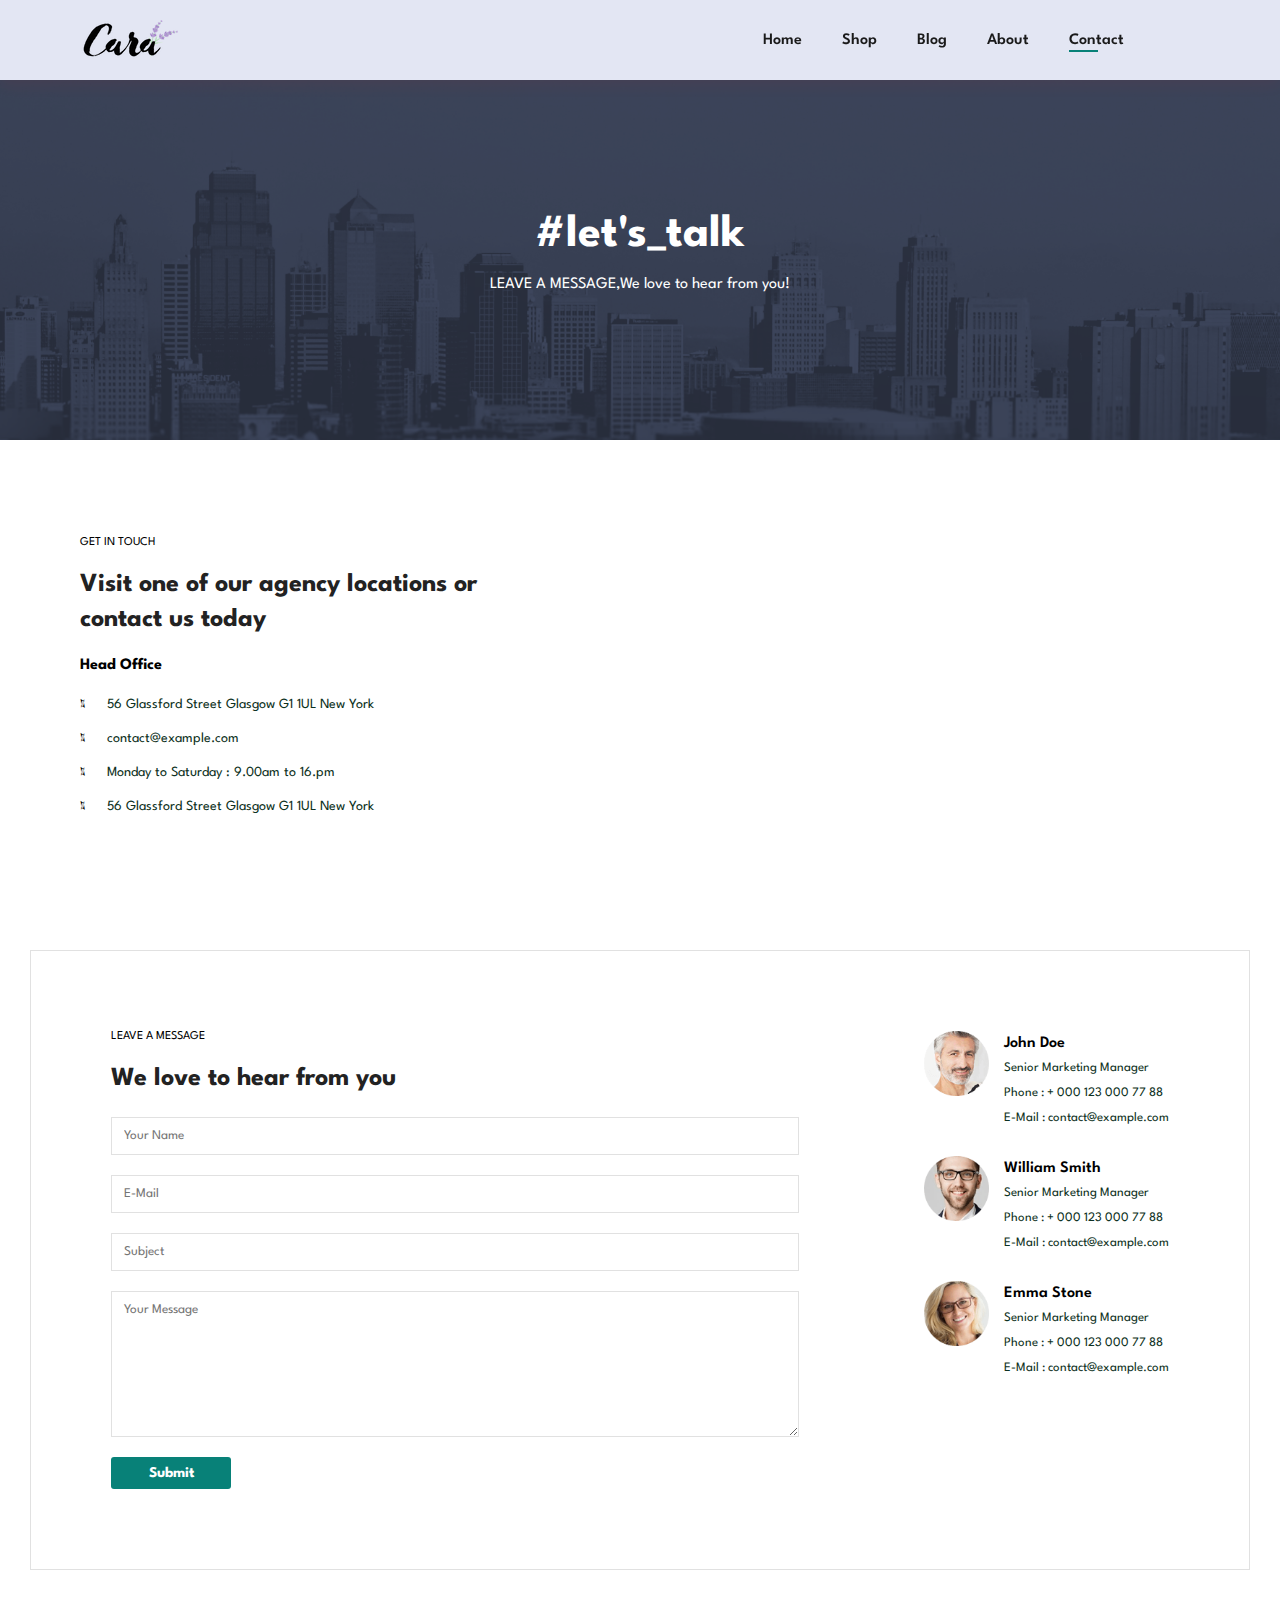
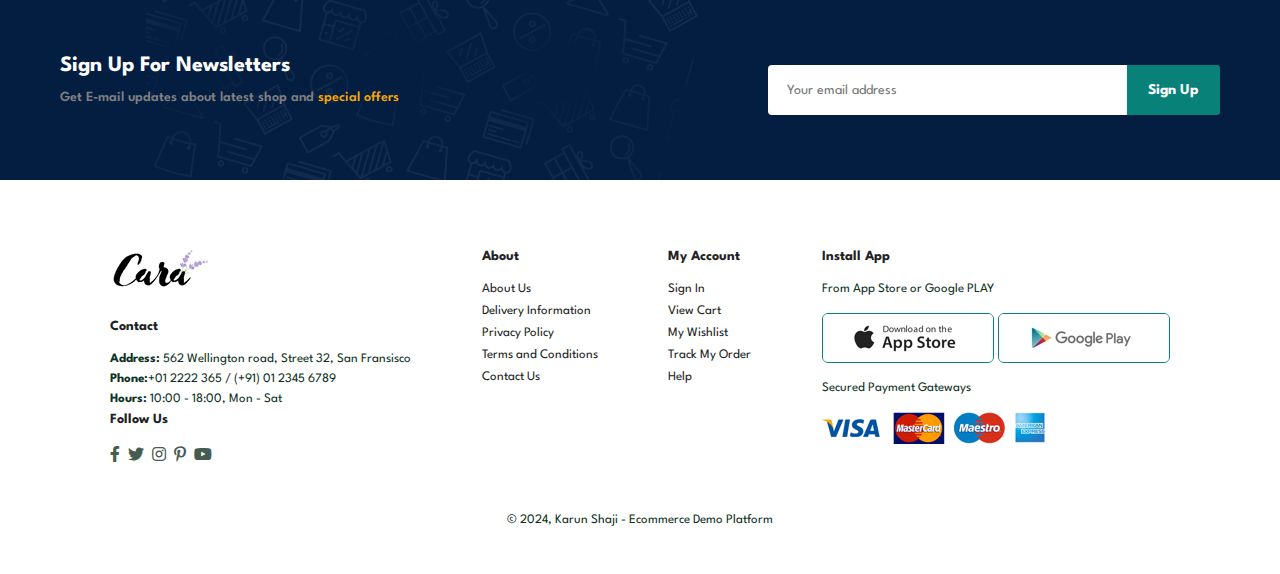
<file: contact.html>
<html>
<html lang="en">

    <head>
        <meta charset="UTF-8">
        <meta http-equiv="X-UA-Compatible" content="IE=edge">
        <meta name="viewport" content="width=device-width, initial-scale=1.0">
        <title>Document</title>

        <link rel="stylesheet" href="https://pro.fontawesome.com/releases/v5.10.0/css/all.css" />

        <link rel="stylesheet" href="style.css">
    </head>

    <body>


        <script src="script.js"></script>

    </body>

</html><!DOCTYPE html>
<html lang="en">

    <head>
        <meta charset="UTF-8">
        <meta http-equiv="X-UA-Compatible" content="IE=edge">
        <meta name="viewport" content="width=device-width, initial-scale=1.0">
        <title>Ecommerce Website</title>
        <link rel="stylesheet" href="https://pro.fontawesome.com/releases/v5.10.0/css/all.css" />

        <link rel="stylesheet" href="style.css">
    </head>

    <body>
 <section id="header">
    <a href="#"><img src="img/logo.png" class="logo" alt=""></a>

    <div>
        <ul id="nav-bar">
            <li><a href="index.html">Home</a></li>
            <li><a  href="shop.html">Shop</a></li>
            <li><a href="blog.html">Blog</a></li>
            <li><a  href="about.html">About</a></li>
            <li><a class="active" href="contact.html">Contact</a></li>
            <li id="lg-bag"><a href="cart.html"><i class="far fa-shopping-bag"></i></a></li>
            <a href="#" id="close"><i class="far fa-times"></i></a>

        </ul>
    </div>
    <div id="mobile">
        
        <a href="cart.html"><i class="far fa-shopping-bag"></i></a>
        <i id="bar" class="fas fa-outdent"></i>
    </div>
 </section>
 <section id="page-header" class="about-header">
    
    <h2>#let's_talk</h2>
    
    <p>LEAVE A MESSAGE,We love to hear from you!</p>
   
 </section>
 
<section id="contact-details" class="section-p1">

   <div class="details">
        <span>GET IN TOUCH</span>
        <h2>Visit one of our agency locations or contact us today</h2>
        <h3>Head Office</h3>
        <div>
            <li>
                <i class="fal fa-map"></i>
                <p>56 Glassford Street Glasgow G1 1UL New York</p>
            </li>
            <li>
                <i class="fal fa-envelope"></i>
                <p>contact@example.com</p>
            </li>
            <li>
                <i class="fal fa-clock"></i>
                <p>Monday to Saturday : 9.00am to 16.pm</p>
            </li>
            <li>
                <i class="fal fa-map"></i>
                <p>56 Glassford Street Glasgow G1 1UL New York</p>
            </li>
        </div>
   </div>
   <div class="map">
    <iframe src="https://www.google.com/maps/embed?pb=!1m18!1m12!1m3!1d248849.
    84916296526!2d77.63093950000001!3d12.
    953997400000002!2m3!1f0!2f0!3f0!3m2!1i1024!2i768!4f13.
    1!3m3!1m2!1s0x3bae1670c9b44e6d%3A0xf8dfc3e8517e4fe0!2sBengaluru%2C%20Karnataka
    !5e0!3m2!1sen!2sin!4v1699363543568!5m2!1sen!2sin" 
    width="600" height="450" style="border:0;" allowfullscreen="" 
    loading="lazy" referrerpolicy="no-referrer-when-downgrade"></iframe>
   </div>
</section>
<section id="form-details" class="section-p1">
    <form action="">
        <span>LEAVE A MESSAGE</span>
        <H2>We love to hear from you</H2>
        <input type="text" placeholder="Your Name">
        <input type="text" placeholder="E-Mail">
        <input type="text" placeholder="Subject">
        <textarea name="" id="" cols="30" rows="10" placeholder="Your Message"></textarea>
        <button class="normal">Submit</button>
    </form>

    <div class="people">
        <div>
            <img src="img/people/1.png" alt="">
            <p><span>John Doe</span>Senior Marketing Manager<br> 
                Phone : + 000 123 000 77 88<br>E-Mail : contact@example.com</p>
        </div>
        <div>
            <img src="img/people/2.png" alt="">
            <p><span>William Smith</span>Senior Marketing Manager<br> 
                Phone : + 000 123 000 77 88<br>E-Mail : contact@example.com</p>
        </div>
        <div>
            <img src="img/people/3.png" alt="">
            <p><span>Emma Stone</span>Senior Marketing Manager<br> 
                Phone : + 000 123 000 77 88<br>E-Mail : contact@example.com</p>
        </div>


    </div>
</section>

<section id="newsletter">
  
    <div class="newtext">
        <h4>Sign Up For Newsletters</h4>
        <p>Get E-mail updates about latest shop and <span>special offers</span> </p>

     </div>
     <div class="form">
        <input type="text" placeholder="Your email address">
        <button class="normal">Sign Up</button>
     </div>
    
</section> 

<footer class=" section-p1">
    <div class="col">
        <img class="logo" src="img/logo.png" alt="">
        <h4>Contact</h4>
        <p><strong>Address:</strong> 562 Wellington road, Street 32, San Fransisco</p>
        <p><strong>Phone:</strong>+01 2222 365 / (+91) 01 2345 6789</p>
        <p><strong>Hours:</strong> 10:00 - 18:00, Mon - Sat</p>
        <div class="follow">
            <h4>Follow Us</h4>
            <div class="icon">
                
                <i class="fab fa-facebook-f"></i>
    
                <i class="fab fa-twitter"></i>
                <i class="fab fa-instagram"></i>
                <i class="fab fa-pinterest-p"></i>
                <i class="fab fa-youtube"></i>
            </div>
        </div>
    </div>
    <div class="col">
        <h4>About</h4>
        <a href="#">About Us</a>
        <a href="#">Delivery  Information</a>
        <a href="#">Privacy Policy</a>
        <a href="#">Terms and Conditions</a>
        <a href="#">Contact Us</a>
    </div>
    <div class="col">
        <h4>My Account</h4>
        <a href="#">Sign In</a>
        <a href="#">View Cart</a>
        <a href="#">My Wishlist</a>
        <a href="#">Track My Order</a>
        <a href="#">Help</a>
    </div>
    <div class="col install">
        <h4>Install App</h4>
        <p>From App Store or Google PLAY</p>
        <div class="row">
            <img src="img/pay/app.jpg" alt="">
            <img src="img/pay/play.jpg" alt="">
        </div>
        <p>Secured Payment Gateways</p>
            <img src="img/pay/pay.png" alt="">
        
    </div>
    <div class="copy-right">
        <p> © 2024, Karun Shaji - Ecommerce Demo Platform </p>
    </div>
    


        <script src="script.js"></script>
    </body>
</footer>
</html>
</file>
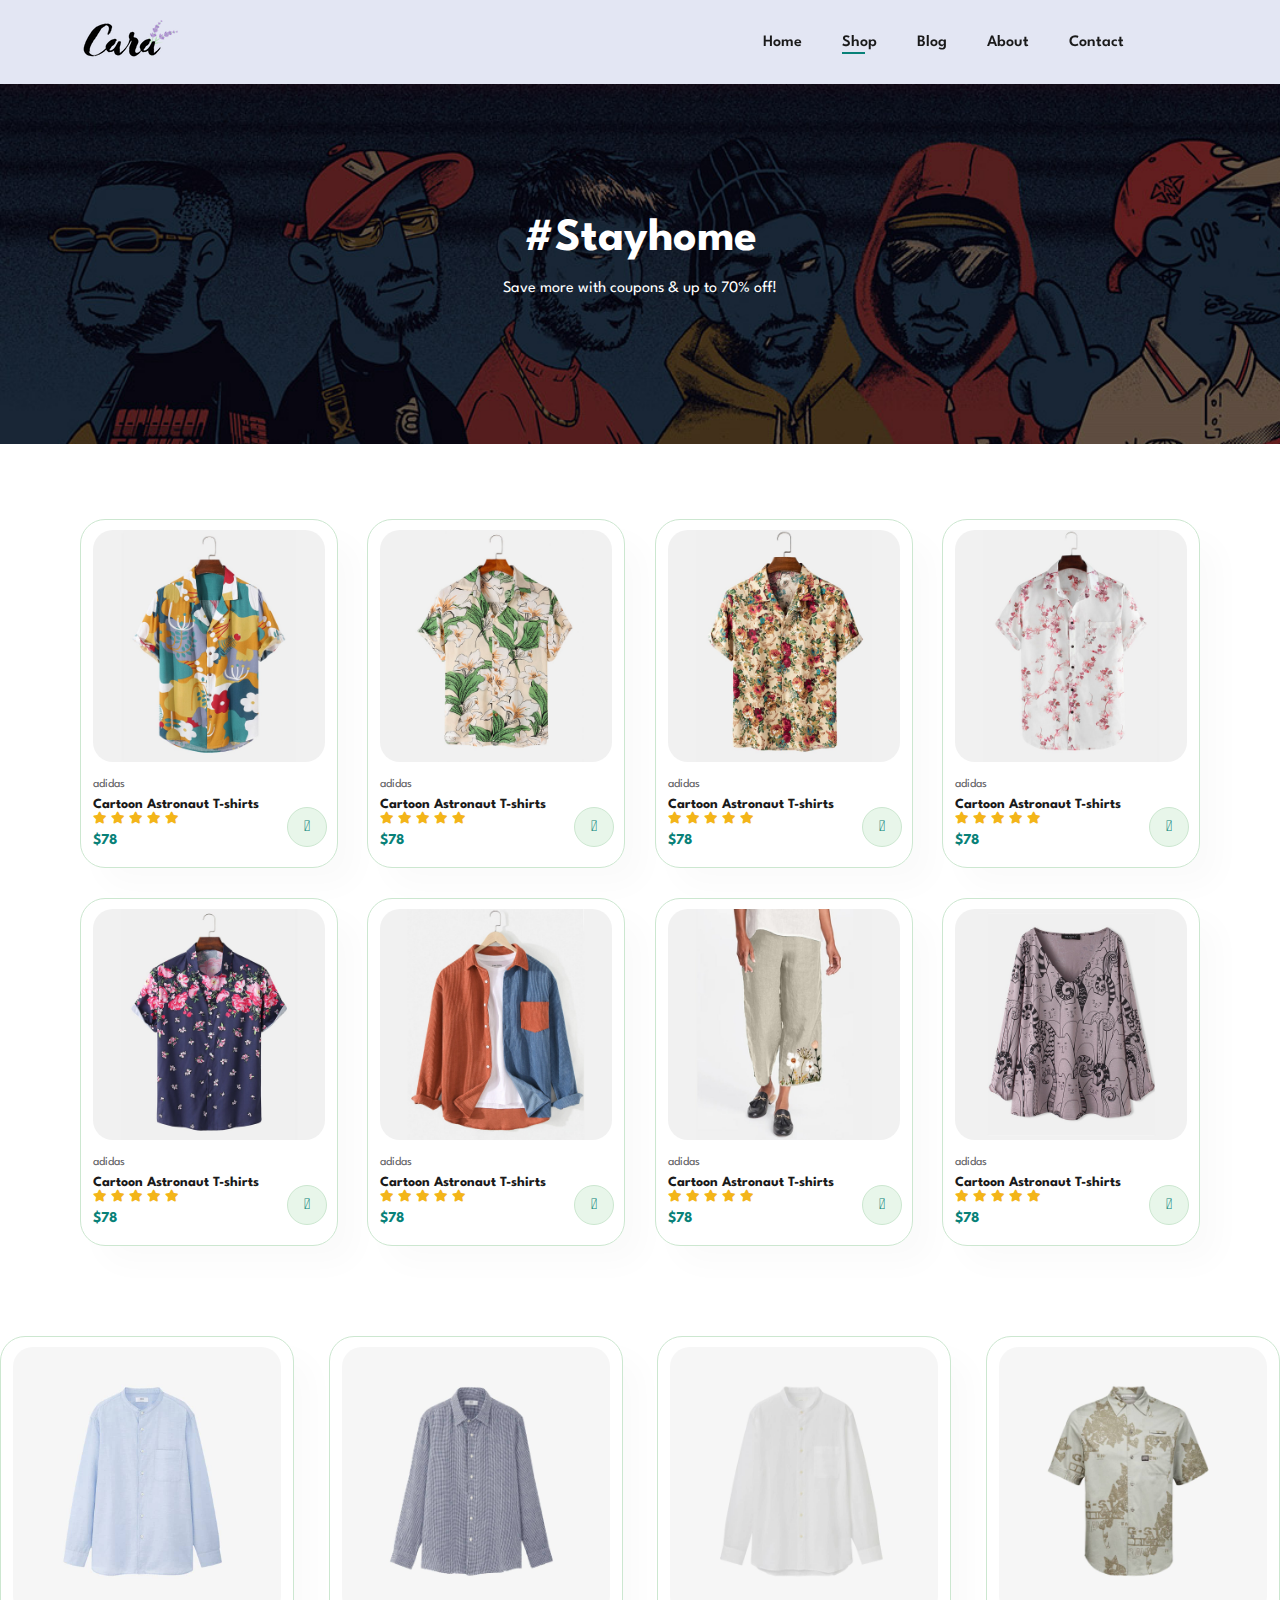
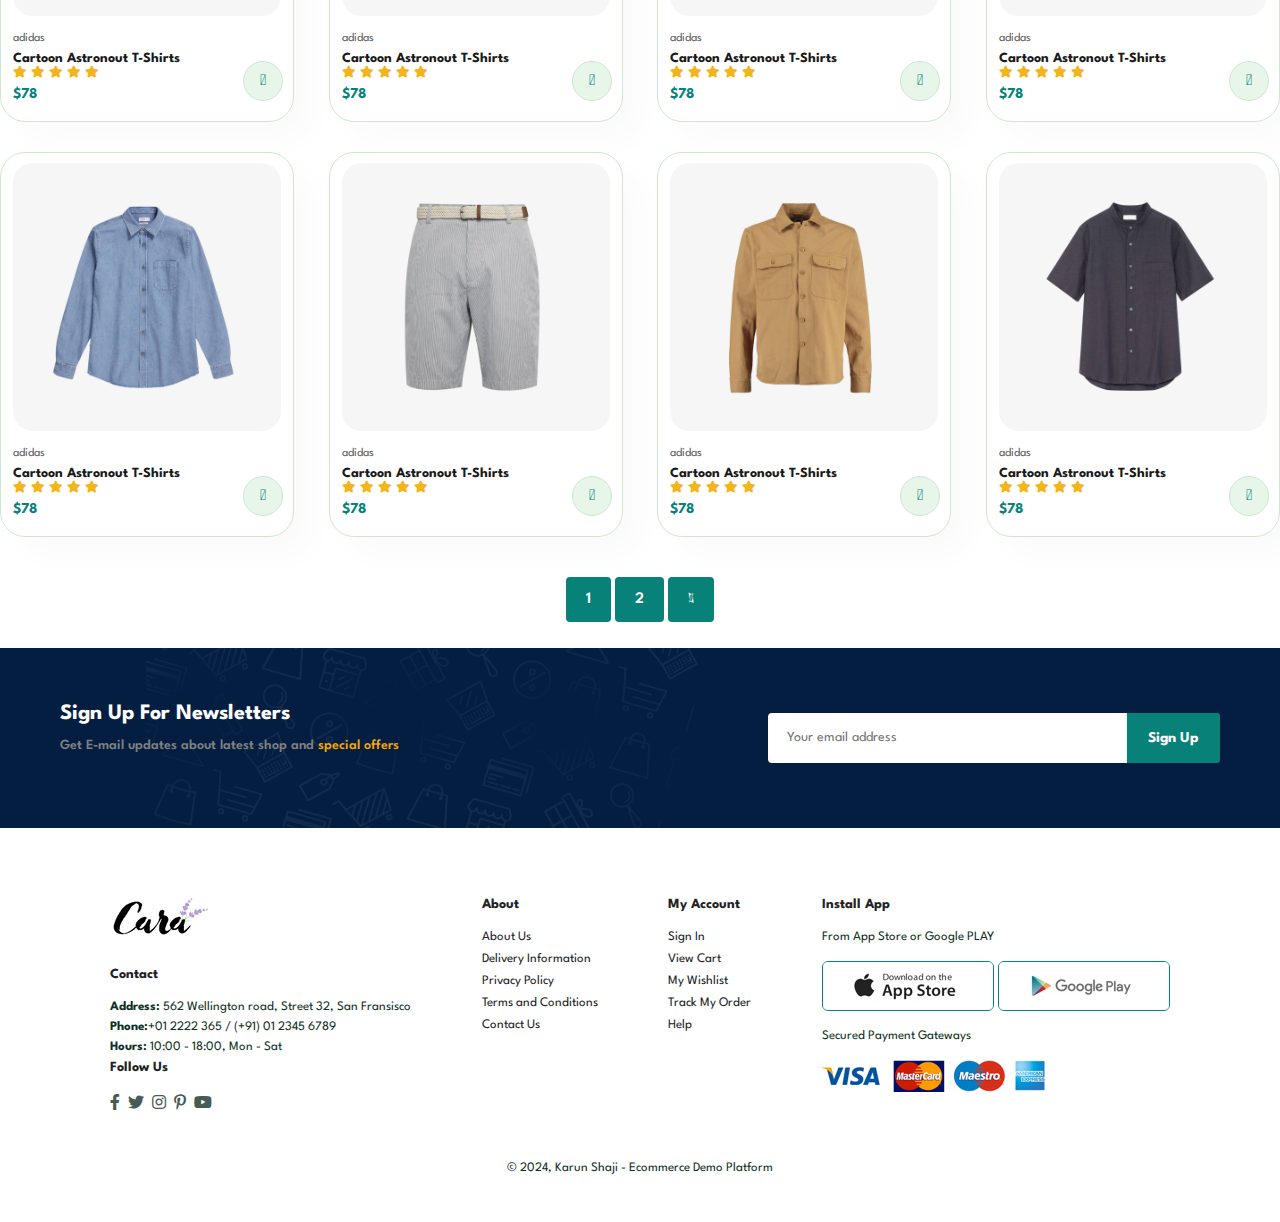
<file: shop.html>
<!DOCTYPE html>
<html lang="en">

    <head>
        <meta charset="UTF-8">
        <meta http-equiv="X-UA-Compatible" content="IE=edge">
        <meta name="viewport" content="width=device-width, initial-scale=1.0">
        <title>Ecommerce Website</title>
        <link rel="stylesheet" href="https://pro.fontawesome.com/releases/v5.10.0/css/all.css" />

        <link rel="stylesheet" href="style.css">
    </head>

    <body>
 <section id="header">
    <a href="#"><img src="img/logo.png" class="logo" alt=""></a>

    <div>
        <ul id="nav-bar">
            <li><a href="index.html">Home</a></li>
            <li><a class="active" href="shop.html">Shop</a></li>
            <li><a href="blog.html">Blog</a></li>
            <li><a href="about.html">About</a></li>
            <li><a href="contact.html">Contact</a></li>
            <li id="lg-bag"><a href="cart.html"><i class="far fa-shopping-bag"></i></a></li>
            <a href="#" id="close"><i class="far fa-times"></i></a>

        </ul>
    </div>
    <div id="mobile">
        
        <a href="cart.html"><i class="far fa-shopping-bag"></i></a>
        <i id="bar" class="fas fa-outdent"></i>
    </div>
 </section>
 <section id="page-header">
    
    <h2>#Stayhome</h2>
    
    <p>Save more with coupons & up to 70% off!</p>
   
 </section>
 
<section id="Product1" class="section-p1">
   
    <div class="pro-container">
        <div class="pro" onclick="window.location.href='sproduct.html';">
           <img src="img/products/f1.jpg" alt="">
           <div class="des">
             <span>adidas</span>
             <h5>Cartoon Astronaut T-shirts</h5>
             <div class="star">
                 <i class="fas fa-star"></i>
                 <i class="fas fa-star"></i>
                 <i class="fas fa-star"></i>
                 <i class="fas fa-star"></i>
                 <i class="fas fa-star"></i>
             </div>    
             <h4>$78</h4>
         </div>
            <a href="#"><i class="fal fa-shopping-cart cart"></i></a>
        </div>
        <div class="pro">
            <img src="img/products/f2.jpg" alt="">
            <div class="des">
              <span>adidas</span>
              <h5>Cartoon Astronaut T-shirts</h5>
              <div class="star">
                  <i class="fas fa-star"></i>
                  <i class="fas fa-star"></i>
                  <i class="fas fa-star"></i>
                  <i class="fas fa-star"></i>
                  <i class="fas fa-star"></i>
              </div>    
              <h4>$78</h4>
          </div>
             <a href="#"><i class="fal fa-shopping-cart cart"></i></a>
         </div>
         <div class="pro">
            <img src="img/products/f3.jpg" alt="">
            <div class="des">
              <span>adidas</span>
              <h5>Cartoon Astronaut T-shirts</h5>
              <div class="star">
                  <i class="fas fa-star"></i>
                  <i class="fas fa-star"></i>
                  <i class="fas fa-star"></i>
                  <i class="fas fa-star"></i>
                  <i class="fas fa-star"></i>
              </div>    
              <h4>$78</h4>
          </div>
             <a href="#"><i class="fal fa-shopping-cart cart"></i></a>
         </div>
         <div class="pro">
            <img src="img/products/f4.jpg" alt="">
            <div class="des">
              <span>adidas</span>
              <h5>Cartoon Astronaut T-shirts</h5>
              <div class="star">
                  <i class="fas fa-star"></i>
                  <i class="fas fa-star"></i>
                  <i class="fas fa-star"></i>
                  <i class="fas fa-star"></i>
                  <i class="fas fa-star"></i>
              </div>    
              <h4>$78</h4>
          </div>
             <a href="#"><i class="fal fa-shopping-cart cart"></i></a>
         </div>
         <div class="pro">
            <img src="img/products/f5.jpg" alt="">
            <div class="des">
              <span>adidas</span>
              <h5>Cartoon Astronaut T-shirts</h5>
              <div class="star">
                  <i class="fas fa-star"></i>
                  <i class="fas fa-star"></i>
                  <i class="fas fa-star"></i>
                  <i class="fas fa-star"></i>
                  <i class="fas fa-star"></i>
              </div>    
              <h4>$78</h4>
          </div>
             <a href="#"><i class="fal fa-shopping-cart cart"></i></a>
         </div>
         <div class="pro">
            <img src="img/products/f6.jpg" alt="">
            <div class="des">
              <span>adidas</span>
              <h5>Cartoon Astronaut T-shirts</h5>
              <div class="star">
                  <i class="fas fa-star"></i>
                  <i class="fas fa-star"></i>
                  <i class="fas fa-star"></i>
                  <i class="fas fa-star"></i>
                  <i class="fas fa-star"></i>
              </div>    
              <h4>$78</h4>
          </div>
             <a href="#"><i class="fal fa-shopping-cart cart"></i></a>
         </div>
         <div class="pro">
            <img src="img/products/f7.jpg" alt="">
            <div class="des">
              <span>adidas</span>
              <h5>Cartoon Astronaut T-shirts</h5>
              <div class="star">
                  <i class="fas fa-star"></i>
                  <i class="fas fa-star"></i>
                  <i class="fas fa-star"></i>
                  <i class="fas fa-star"></i>
                  <i class="fas fa-star"></i>
              </div>    
              <h4>$78</h4>
          </div>
             <a href="#"><i class="fal fa-shopping-cart cart"></i></a>
         </div>
         <div class="pro">
            <img src="img/products/f8.jpg" alt="">
            <div class="des">
              <span>adidas</span>
              <h5>Cartoon Astronaut T-shirts</h5>
              <div class="star">
                  <i class="fas fa-star"></i>
                  <i class="fas fa-star"></i>
                  <i class="fas fa-star"></i>
                  <i class="fas fa-star"></i>
                  <i class="fas fa-star"></i>
              </div>    
              <h4>$78</h4>
          </div>
             <a href="#"><i class="fal fa-shopping-cart cart"></i></a>
         </div>
    </div>
    
</section>

<section id="Product1">
    
    <div class="pro-container">
        <div class="pro">
            <img src="img/products/n1.jpg" alt="">
            <div class="des">
                <span>adidas</span>
                <h5>Cartoon Astronout T-Shirts</h5>
                <div class="star">
                    <i class="fas fa-star"></i>
                    <i class="fas fa-star"></i>
                    <i class="fas fa-star"></i>
                    <i class="fas fa-star"></i>
                    <i class="fas fa-star"></i>
                </div>
                <h4>$78</h4>
            </div>
              <a href="#"><i class="fal fa-shopping-cart cart"> </i></a>
        </div>
        <div class="pro">
            <img src="img/products/n2.jpg" alt="">
            <div class="des">
                <span>adidas</span>
                <h5>Cartoon Astronout T-Shirts</h5>
                <div class="star">
                    <i class="fas fa-star"></i>
                    <i class="fas fa-star"></i>
                    <i class="fas fa-star"></i>
                    <i class="fas fa-star"></i>
                    <i class="fas fa-star"></i>
                </div>
                <h4>$78</h4>
            </div>
              <a href="#"><i class="fal fa-shopping-cart cart"> </i></a>
        </div>
        <div class="pro">
            <img src="img/products/n3.jpg" alt="">
            <div class="des">
                <span>adidas</span>
                <h5>Cartoon Astronout T-Shirts</h5>
                <div class="star">
                    <i class="fas fa-star"></i>
                    <i class="fas fa-star"></i>
                    <i class="fas fa-star"></i>
                    <i class="fas fa-star"></i>
                    <i class="fas fa-star"></i>
                </div>
                <h4>$78</h4>
            </div>
              <a href="#"><i class="fal fa-shopping-cart cart"> </i></a>
        </div>
        <div class="pro">
            <img src="img/products/n4.jpg" alt="">
            <div class="des">
                <span>adidas</span>
                <h5>Cartoon Astronout T-Shirts</h5>
                <div class="star">
                    <i class="fas fa-star"></i>
                    <i class="fas fa-star"></i>
                    <i class="fas fa-star"></i>
                    <i class="fas fa-star"></i>
                    <i class="fas fa-star"></i>
                </div>
                <h4>$78</h4>
            </div>
              <a href="#"><i class="fal fa-shopping-cart cart"> </i></a>
        </div>
        <div class="pro">
            <img src="img/products/n5.jpg" alt="">
            <div class="des">
                <span>adidas</span>
                <h5>Cartoon Astronout T-Shirts</h5>
                <div class="star">
                    <i class="fas fa-star"></i>
                    <i class="fas fa-star"></i>
                    <i class="fas fa-star"></i>
                    <i class="fas fa-star"></i>
                    <i class="fas fa-star"></i>
                </div>
                <h4>$78</h4>
            </div>
              <a href="#"><i class="fal fa-shopping-cart cart"> </i></a>
        </div>
        <div class="pro">
            <img src="img/products/n6.jpg" alt="">
            <div class="des">
                <span>adidas</span>
                <h5>Cartoon Astronout T-Shirts</h5>
                <div class="star">
                    <i class="fas fa-star"></i>
                    <i class="fas fa-star"></i>
                    <i class="fas fa-star"></i>
                    <i class="fas fa-star"></i>
                    <i class="fas fa-star"></i>
                </div>
                <h4>$78</h4>
            </div>
              <a href="#"><i class="fal fa-shopping-cart cart"> </i></a>
        </div>
        <div class="pro">
            <img src="img/products/n7.jpg" alt="">
            <div class="des">
                <span>adidas</span>
                <h5>Cartoon Astronout T-Shirts</h5>
                <div class="star">
                    <i class="fas fa-star"></i>
                    <i class="fas fa-star"></i>
                    <i class="fas fa-star"></i>
                    <i class="fas fa-star"></i>
                    <i class="fas fa-star"></i>
                </div>
                <h4>$78</h4>
            </div>
              <a href="#"><i class="fal fa-shopping-cart cart"> </i></a>
        </div>
        <div class="pro">
            <img src="img/products/n8.jpg" alt="">
            <div class="des">
                <span>adidas</span>
                <h5>Cartoon Astronout T-Shirts</h5>
                <div class="star">
                    <i class="fas fa-star"></i>
                    <i class="fas fa-star"></i>
                    <i class="fas fa-star"></i>
                    <i class="fas fa-star"></i>
                    <i class="fas fa-star"></i>
                </div>
                <h4>$78</h4>
            </div>
              <a href="#"><i class="fal fa-shopping-cart cart"> </i></a>
        </div>
    </div>
</section>
<section id="pagination" class="section-p1">
    <a href="#">1</a>
    <a href="#">2</a>
    <a href="#"><i class="fal fa-long-arrow-alt-right"></i></a>
</section>
<section id="newsletter">
  
    <div class="newtext">
        <h4>Sign Up For Newsletters</h4>
        <p>Get E-mail updates about latest shop and <span>special offers</span> </p>

     </div>
     <div class="form">
        <input type="text" placeholder="Your email address">
        <button class="normal">Sign Up</button>
     </div>
    
</section>
<footer class=" section-p1">
    <div class="col">
        <img class="logo" src="img/logo.png" alt="">
        <h4>Contact</h4>
        <p><strong>Address:</strong> 562 Wellington road, Street 32, San Fransisco</p>
        <p><strong>Phone:</strong>+01 2222 365 / (+91) 01 2345 6789</p>
        <p><strong>Hours:</strong> 10:00 - 18:00, Mon - Sat</p>
        <div class="follow">
            <h4>Follow Us</h4>
            <div class="icon">
                
                <i class="fab fa-facebook-f"></i>
    
                <i class="fab fa-twitter"></i>
                <i class="fab fa-instagram"></i>
                <i class="fab fa-pinterest-p"></i>
                <i class="fab fa-youtube"></i>
            </div>
        </div>
    </div>
    <div class="col">
        <h4>About</h4>
        <a href="#">About Us</a>
        <a href="#">Delivery  Information</a>
        <a href="#">Privacy Policy</a>
        <a href="#">Terms and Conditions</a>
        <a href="#">Contact Us</a>
    </div>
    <div class="col">
        <h4>My Account</h4>
        <a href="#">Sign In</a>
        <a href="#">View Cart</a>
        <a href="#">My Wishlist</a>
        <a href="#">Track My Order</a>
        <a href="#">Help</a>
    </div>
    <div class="col install">
        <h4>Install App</h4>
        <p>From App Store or Google PLAY</p>
        <div class="row">
            <img src="img/pay/app.jpg" alt="">
            <img src="img/pay/play.jpg" alt="">
        </div>
        <p>Secured Payment Gateways</p>
            <img src="img/pay/pay.png" alt="">
        
    </div>
    <div class="copy-right">
        <p> © 2024, Karun Shaji - Ecommerce Demo Platform </p>
    </div>
    


        <script src="script.js"></script>
    </body>
</footer>
</html>
</file>
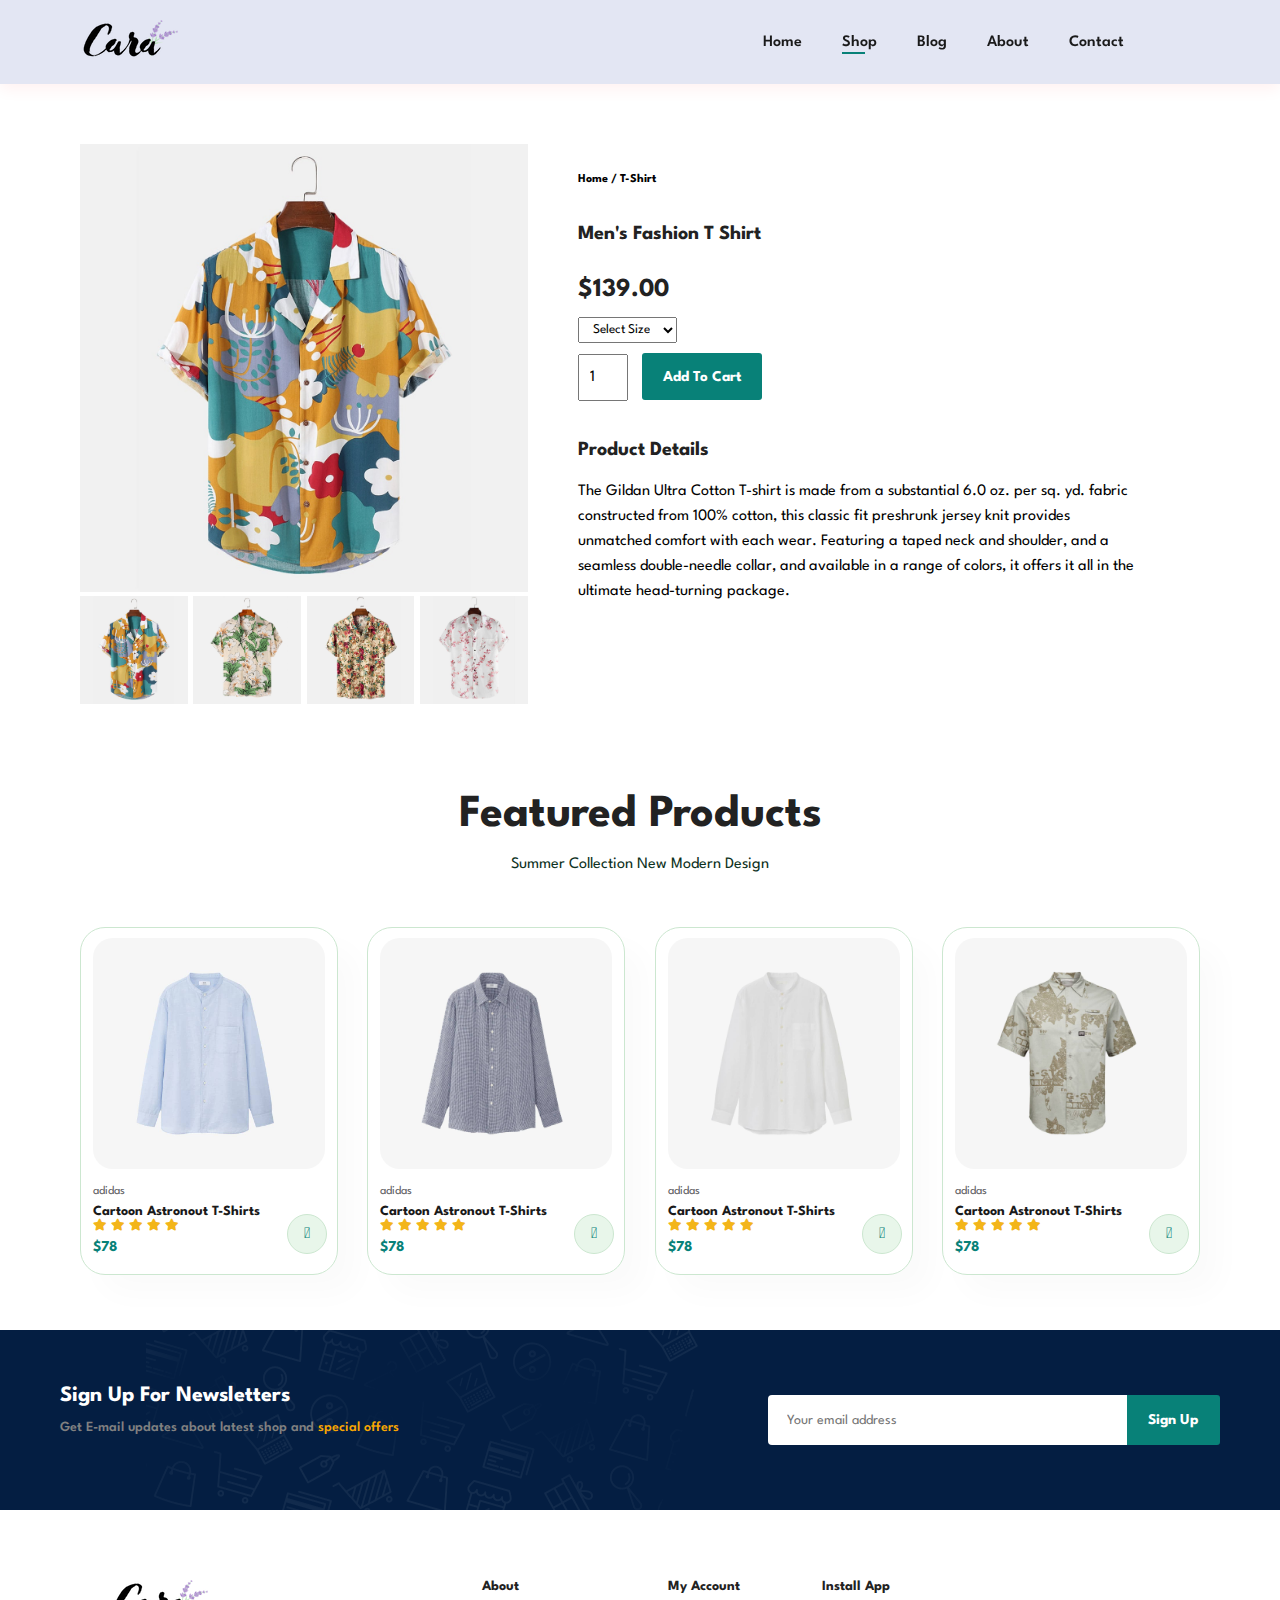
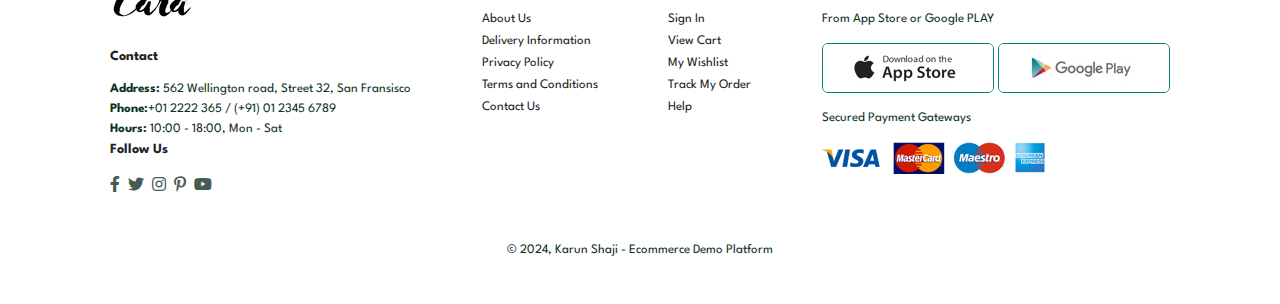
<file: sproduct.html>
<!DOCTYPE html>
<html lang="en">

    <head>
        <meta charset="UTF-8">
        <meta http-equiv="X-UA-Compatible" content="IE=edge">
        <meta name="viewport" content="width=device-width, initial-scale=1.0">
        <title>Ecommerce Website</title>
        <link rel="stylesheet" href="https://pro.fontawesome.com/releases/v5.10.0/css/all.css" />

        <link rel="stylesheet" href="style.css">
    </head>

    <body>
 <section id="header">
    <a href="#"><img src="img/logo.png" class="logo" alt=""></a>

    <div>
        <ul id="nav-bar">
            <li><a href="index.html">Home</a></li>
            <li><a class="active" href="shop.html">Shop</a></li>
            <li><a href="blog.html">Blog</a></li>
            <li><a href="about.html">About</a></li>
            <li><a href="contact.html">Contact</a></li>
            <li id="lg-bag"><a href="cart.html"><i class="far fa-shopping-bag"></i></a></li>
            <a href="#" id="close"><i class="far fa-times"></i></a>

        </ul>
    </div>
    <div id="mobile">
        
        <a href="cart.html"><i class="far fa-shopping-bag"></i></a>
        <i id="bar" class="fas fa-outdent"></i>
    </div>
 </section>

 <section id="prodetails" class="section-p1">
   <div class="single-pro-image">
   <img src="img/products/f1.jpg" width="100%" id="MainImg" alt="">

     <div class="small-img-group">
        <div class="small-img-col">
            <img src="img/products/f1.jpg"  width="100%" class="small-img"  alt="">
        </div>
        <div class="small-img-col">
            <img src="img/products/f2.jpg"  width="100%" class="small-img"  alt="">
        </div>
        <div class="small-img-col">
            <img src="img/products/f3.jpg"  width="100%" class="small-img"  alt="">
        </div>
        <div class="small-img-col">
            <img src="img/products/f4.jpg"  width="100%" class="small-img"  alt="">
        </div>
     </div>
    
   </div>
   <div class="single-pro-details">
    <h6>Home / T-Shirt</h6>
    <h4>Men's Fashion T Shirt</h4>
    <h2>$139.00</h2>
    <select>
        <option>Select Size</option>
        <option>XXL</option>
        <option>XL</option>
        <option>Large</option>
        <option>Medium</option>
        <option>Small</option>
    </select>
    <input type="number" value="1">
    <button class="normal" id="hei">Add To Cart</button>
    <h4>Product Details</h4>
    <span>The Gildan Ultra Cotton T-shirt is made from a substantial 6.0 oz. per
        sq. yd. fabric constructed from 100% cotton, this classic fit preshrunk jersey
        knit provides unmatched comfort with each wear. Featuring a taped neck and
        shoulder, and a seamless double-needle collar, and available in a range of
        colors, it offers it all in the ultimate head-turning package.</span>
   </div> 
 </section>
 <section id="Product1" class="section-p1">
    <h2>Featured Products</h2>
    <p>Summer Collection New Modern Design</p>
    <div class="pro-container">
        <div class="pro">
            <img src="img/products/n1.jpg" alt="">
            <div class="des">
                <span>adidas</span>
                <h5>Cartoon Astronout T-Shirts</h5>
                <div class="star">
                    <i class="fas fa-star"></i>
                    <i class="fas fa-star"></i>
                    <i class="fas fa-star"></i>
                    <i class="fas fa-star"></i>
                    <i class="fas fa-star"></i>
                </div>
                <h4>$78</h4>
            </div>
              <a href="#"><i class="fal fa-shopping-cart cart"> </i></a>
        </div>
        <div class="pro">
            <img src="img/products/n2.jpg" alt="">
            <div class="des">
                <span>adidas</span>
                <h5>Cartoon Astronout T-Shirts</h5>
                <div class="star">
                    <i class="fas fa-star"></i>
                    <i class="fas fa-star"></i>
                    <i class="fas fa-star"></i>
                    <i class="fas fa-star"></i>
                    <i class="fas fa-star"></i>
                </div>
                <h4>$78</h4>
            </div>
              <a href="#"><i class="fal fa-shopping-cart cart"> </i></a>
        </div>
        <div class="pro">
            <img src="img/products/n3.jpg" alt="">
            <div class="des">
                <span>adidas</span>
                <h5>Cartoon Astronout T-Shirts</h5>
                <div class="star">
                    <i class="fas fa-star"></i>
                    <i class="fas fa-star"></i>
                    <i class="fas fa-star"></i>
                    <i class="fas fa-star"></i>
                    <i class="fas fa-star"></i>
                </div>
                <h4>$78</h4>
            </div>
              <a href="#"><i class="fal fa-shopping-cart cart"> </i></a>
        </div>
        <div class="pro">
            <img src="img/products/n4.jpg" alt="">
            <div class="des">
                <span>adidas</span>
                <h5>Cartoon Astronout T-Shirts</h5>
                <div class="star">
                    <i class="fas fa-star"></i>
                    <i class="fas fa-star"></i>
                    <i class="fas fa-star"></i>
                    <i class="fas fa-star"></i>
                    <i class="fas fa-star"></i>
                </div>
                <h4>$78</h4>
            </div>
              <a href="#"><i class="fal fa-shopping-cart cart"> </i></a>
        </div>
    </div>
</section>

<section id="newsletter">
  
    <div class="newtext">
        <h4>Sign Up For Newsletters</h4>
        <p>Get E-mail updates about latest shop and <span>special offers</span> </p>

     </div>
     <div class="form">
        <input type="text" placeholder="Your email address">
        <button class="normal">Sign Up</button>
     </div>
    
</section>
<footer class=" section-p1">
    <div class="col">
        <img class="logo" src="img/logo.png" alt="">
        <h4>Contact</h4>
        <p><strong>Address:</strong> 562 Wellington road, Street 32, San Fransisco</p>
        <p><strong>Phone:</strong>+01 2222 365 / (+91) 01 2345 6789</p>
        <p><strong>Hours:</strong> 10:00 - 18:00, Mon - Sat</p>
        <div class="follow">
            <h4>Follow Us</h4>
            <div class="icon">
                
                <i class="fab fa-facebook-f"></i>
    
                <i class="fab fa-twitter"></i>
                <i class="fab fa-instagram"></i>
                <i class="fab fa-pinterest-p"></i>
                <i class="fab fa-youtube"></i>
            </div>
        </div>
    </div>
    <div class="col">
        <h4>About</h4>
        <a href="#">About Us</a>
        <a href="#">Delivery  Information</a>
        <a href="#">Privacy Policy</a>
        <a href="#">Terms and Conditions</a>
        <a href="#">Contact Us</a>
    </div>
    <div class="col">
        <h4>My Account</h4>
        <a href="#">Sign In</a>
        <a href="#">View Cart</a>
        <a href="#">My Wishlist</a>
        <a href="#">Track My Order</a>
        <a href="#">Help</a>
    </div>
    <div class="col install">
        <h4>Install App</h4>
        <p>From App Store or Google PLAY</p>
        <div class="row">
            <img src="img/pay/app.jpg" alt="">
            <img src="img/pay/play.jpg" alt="">
        </div>
        <p>Secured Payment Gateways</p>
            <img src="img/pay/pay.png" alt="">
        
    </div>
    <div class="copy-right">
        <p> © 2024, Karun Shaji - Ecommerce Demo Platform </p>
    </div>
    

</footer>

<script>
    var MainImg = document.getElementById("MainImg");
    var smallimg= document.getElementsByClassName("small-img");

    smallimg[0].onclick = function(){
        MainImg.src=smallimg[0].src;
    }

    smallimg[1].onclick = function(){
        MainImg.src=smallimg[1].src;
    }
    smallimg[2].onclick = function(){
        MainImg.src=smallimg[2].src;
    }
    smallimg[3].onclick = function(){
        MainImg.src=smallimg[3].src;
    }
</script>
        <script src="script.js"></script>
    </body>

</html>
</file>
<file: style.css>
@import url("https://fonts.googleapis.com/css2?family=Spartan:wght@100;200;300;400;500;600;700;800;900&display=swap");
* {
  margin: 0;
  padding: 0;
  box-sizing: border-box;
  font-family: "Spartan", sans-serif;
}

html {
  scroll-behavior: smooth;
}

/* Global Styles */

h1 {
  font-size: 50px;
  line-height: 64px;
  color: #360606;
}

h2 {
  font-size: 46px;
  line-height: 54px;
  color: #222;
}

h4 {
  font-size: 20px;
  color: #222;
}

h6 {
  font-weight: 700;
  font-size: 12px;
}

p {
  font-size: 16px;
  color: #0d3122;
  margin: 15px 0 20px 0;
}

.section-p1 {
  padding: 40px 80px;
}

.section-m1 {
  margin: 40px 0;
}

body {
  width: 100%;
}


/*header start*/

#header{
  display: flex;
  align-items: center;
  justify-content: space-between;
  padding: 20px 80px;
  background-color: #E3E6F3;
  box-shadow: 0 5px 15px rgba(255, 0, 0, 0.06);
  z-index: 999;
  position: sticky;
  top: 0;
  left: 0;
}

#nav-bar{
  display: flex;
  align-items: center;
  justify-content: center;
  

}
#nav-bar.active{
  
  right:0px;

}
#nav-bar li{
  list-style: none;
  padding: 0 20px;
  position: relative;
  
}
#nav-bar li a{
  text-decoration: none;
  font-size: 16px;
  font-weight: 600;
  color: #1a1a1a;
  transition: 0.3s ease;

}
#nav-bar li a:hover,
  #nav-bar li a.acive{
  color: #088178;
 

}
#nav-bar li a.active::after,
#nav-bar li a:hover::after{
  content: "";
  width: 30%;
  height: 2px;
  background-color: #088178;
  position: absolute;
  bottom: -4px;
  left: 20px;
}
#mobile{
  display: none;
  align-items: center;
}
#close{
  display: none;
}

/*home page*/
#Hero{
  background-image: url(img/hero4.png);
  height: 90vh;
  width: 100%;
  background-size: cover;
  background-position: top 25% right 0;
  padding: 0 80px;
  display: flex;
  align-items: flex-start;
  justify-content: center;
  flex-direction: column;

}
#Hero h4{
  padding-bottom: 15px;

}
#Hero h1{
  color: #088178;
}
#Hero button{
  background-image: url(img/button.png);
  background-color: transparent;
  color: #088178;
  border: 0;
  padding: 14px 80px 14px 65px;
  font-weight: bold;
  background-repeat: no-repeat;
  cursor: pointer;
  font-size: 15px;
}
#feature{
  display: flex;
  align-items: center;
  justify-content: space-between;flex-wrap: wrap;

}
#feature .fe-box{
  width: 180px;
  text-align: center;
  padding: 25px 15px;
  box-shadow: 20px 20px 34px rgba(0, 0, 0,0.03);
  border: 1px solid #cce7d0;
  border-radius: 4px;
  margin: 15px 0;
}
#feature .fe-box:hover{
  box-shadow: 10px 10px 54px rgba(80, 72, 231,0.6);
}
#feature .fe-box h6 {
  padding: 10x 9px 7px 9px;
  display: inline-block;
  line-height: 2;
  border-radius: 4px;
  background-color: #ffc7d3; 
  color: #088178;
}
#feature .fe-box img{
  width: 100%;
  margin-bottom: 10px;
}
#feature .fe-box:nth-child(2) h6{
  background-color: #cdebbc;
}
#feature .fe-box:nth-child(3) h6{
  background-color: #d1e8f2;
}
#feature .fe-box:nth-child(4) h6{
  background-color: #cdd4f8;
}
  #feature .fe-box:nth-child(5) h6{
    background-color: #f6dbec;
  }
  #feature .fe-box:nth-child(6) h6{
    background-color: #fff2e5;
  }
  #Product1{
    text-align: center;
  }
  #Product1 .pro-container{
    display:flex;
    flex-direction: row;
    justify-content: space-between;
    padding-top:20px;
    flex-wrap: wrap;
  }
  #Product1 .pro{
    width: 23%;
    min-width: 250px;
    padding: 10px 12px;
    border: 1px solid #cce7d0 ;
    border-radius: 25px;
    cursor: pointer;
    box-shadow: 20px 20px 30px rgba(0, 0, 0,0.02);
    transition: 0.2s ease;
    margin: 15px 0;
    position: relative;
  }
  #Product1 .pro img{
     width: 100%;
    border-radius: 20px;
  }
  #Product1 .pro:hover{
    box-shadow: 10px 10px 54px rgba(0, 0, 0,0.6);
  }
  #Product1 .pro .des{
    text-align:start;
    padding: 10px 0;
  }
  #Product1 .pro .des span{
    color: #606063;
    font-size: 12px;

  }
  #Product1 .pro .des h5{
padding-top: 7px;
color: #1a1a1a;
font-size: 14px;
  }
  
  #Product1 .pro .des i{
    font-size: 12px;
    color: rgb(243, 181, 25);
  }
  #Product1 .pro .des h4{
    padding-top: 7px;
    font-size: 15px;
    font-weight: 700;
    color: #088178;
  }
  #Product1 .pro .cart{
    width: 40px;
    height: 40px;
    line-height: 40px;
    border-radius: 50px;
    background-color: #e8f6ea;
    font-weight: 500;
    color: #088178;
    border: 1px solid #cce7d0;
    position: absolute;
    bottom: 20px;
    right: 10px;
  }
  #banner img{
    width: 100%;
    display: block;
  }
  #banner{
    display: flex;
    flex-direction: column;
    justify-content: center;
    align-items: center;
    text-align: center;
    background-image: url(img/banner/b2.jpg);
    width: 100%;
    height: 40vh;
    background-size: cover;
  }
  #banner h4{
    color: white;
    font-size: 14px;
     
  }
  #banner h2{
    color: white;
    padding-top: 10px;
    padding-bottom: 10px ;
    font-size:35px;
    line-height: 40px;
     
  }
  #banner h2 span{
    color: red;
  }
  button.normal{
    font-size: 15px;
    line-height: 30px;
    font-weight:700;
    border-radius: 3px;
    width: 120px;
    border: 1px solid transparent;
    cursor: pointer;
    transition: 0.2s;
    
  }
  #banner button:hover{
    background-color: rgb(41, 155, 155);
    color: white;
    
  }
  
  #sm-banner .banner-box{
    display: flex;
    background-image: url(img/banner/b17.jpg);
    background-size: cover;
    justify-content: center;
    align-items:flex-start;
    height: 50vh;
    min-width: 580px;
    flex-direction: column;
    background-position: center;
    padding:30px ;

  }
  #sm-banner .banner-box2{
    background-image: url(img/banner/b10.jpg);
  }
  #sm-banner{
    display: flex;
    justify-content: space-between;
    flex-wrap: wrap;
  }
  #sm-banner h4{
    color: #fff;
    font-size: 20px;
    font-weight: 300;

  }
  #sm-banner h2{
color: white;
font-size: 28px;
font-weight: 800;
  }
  #sm-banner p{
    color: white;
    font-size: 14px;
    font-weight: 500;
    padding-bottom: 15px;
  }
  button.white{
    font-size: 13px;
    line-height: 30px;
    font-weight:600;
    border-radius: 7px;
    width: 120px;
    border: 1px solid white;
    cursor: pointer;
    transition: 0.2s;
    color: white;
    background-color:transparent;
    outline: none;
    
  }
  #sm-banner .banner-box:hover button{

background-color: #088178;
border: 1px solid #088178;

  }
  #banner3 .banner-box{
    display: flex;
    background-image: url(img/banner/b7.jpg);
    background-size: cover;
    justify-content: center;
    align-items:flex-start;
    height: 30vh;
    min-width: 30%;
    flex-direction: column;
    background-position: center;
    padding: 20px;
    margin-bottom: 20px;
    
  }
  #banner3 h2{
    color: white;
    font-weight: 900;
    font-size: 22px;
padding-left:14px;
  }
  #banner3 p{
    color: #ec544e;
    font-weight: 800;
    font-size: 15px;
    padding-left: 14px;
  }
  #banner3{
    display: flex;
    justify-content: space-between;
    flex-wrap: wrap;
    padding: 0 80px;
  }
   #banner3 .b4{
    background-image: url(img/banner/b4.jpg);
  }
   #banner3 .b5{
    background-image: url(img/banner/b18.jpg);
   }
   
   #newsletter{
    display: flex;
    justify-content:space-between;
    flex-wrap: wrap;
    align-items: center;
    background-image: url(img/banner/b14.png);
    background-repeat: no-repeat;
    background-position: 20% 30%;
    background-color: #041e42;
    height: 20vh;
   }
   #newsletter .newtext h4{
    color: white;
    padding-left: 60px;
    font-weight: 700;
    font-size: 22px;
    
   }
   #newsletter .newtext span{
    color: rgba(255, 170, 0, 0.985);
   }
   #newsletter .newtext p{
     color: gray;
     padding-left: 60px;
     font-size: 14px;
     font-weight: 600;
   }
   #newsletter .form{
    padding-right: 60px;
    border: 1px;
    border-radius: 3px;
   }
   #newsletter input{
     height: 3.125rem;
     padding: 0 1.25em;
     font-size: 14px;
     width: 100%;
     border: 1px solid transparent;
     border-radius: 4px;
     outline: none;
     border-top-right-radius: 0;
     border-bottom-right-radius:0;
   }
   #newsletter button{
    background-color: #088178;
    color: white;
    white-space: nowrap;
    border-top-left-radius: 0;
     border-bottom-left-radius:0;
   }
   #newsletter .form{
    display: flex;
    width: 40%;
   }
   footer{
    display: flex;
    flex-wrap: wrap;
    justify-content: space-between;
   }
   footer .col{
    display: flex;
    flex-direction: column;
    align-items:flex-start;
    margin-bottom: 20px;
    padding: 30px;
    
   }
   
  footer .logo{
    margin-bottom: 30px;
   }
  footer h4{
    font-size: 14px;
    padding-bottom: 20px;
  }
  footer p{
    font-size: 13px;
    padding: 0 0 8px 0;
  }
  footer a{
    font-size: 13px;
    text-decoration: none;
    color: #222;
    margin-bottom: 10px;
  }
  footer .follow i{
    padding-right: 4px;
    color: #465b52;
    cursor: pointer;
  }
  footer .install .row img{
 border: 1px solid#088178;
 border-radius: 6px;
  }
footer .install img{
  margin: 10px 0 15px 0;
}
footer .follow i:hover,
footer a:hover{
  color: #088178;
}
footer .copy-right{
  width: 100%;
  text-align: center;
}

/*Shop Page*/

#page-header{
  background-image: url(./img/banner/b1.jpg);
  width: 100%;
  height: 40vh;
  background-size: cover;
  display: flex;
  justify-content: center;
  text-align: center;
  flex-direction: column;
  padding: 14px;

}
#page-header h2,
#page-header p{
 color: #fff;
}

#pagination{
  text-align: center;

}
#pagination a{
  text-decoration: none;
  background-color: #088178;
  padding: 15px 20px;
  border-radius: 4px;
  color: #fff;
  font-weight: 600;
}

#pagination a i{
  font-size:16px ;
  font-weight: 600;
}
#prodetails{
  display: flex;
  margin-top: 20px;
}



#prodetails .single-pro-image{
   width: 40%;
   margin-right: 50px;
}


.small-img-group{
 display: flex;
 justify-content:space-between ;
}


.small-img-col{
flex-basis: 24%;
cursor: pointer;


}
#prodetails .single-pro-details{
  width: 50%;
  padding-top: 30px;
}

#prodetails .single-pro-details h4{
  padding: 40px 0 20px 0;
}

#prodetails .single-pro-details h2{
  font-size: 26px;
}

#prodetails .single-pro-details select{
  display: block;
  padding: 5px 10px;
  margin-bottom: 10px;
}

#prodetails .single-pro-details input{
  width: 50px;
  height: 47px;
  padding-left: 10px;
  font-size: 16px;
  margin-right: 10px;
}


#prodetails .single-pro-details input:focus{

  outline: none;
}
#prodetails .single-pro-details button{

background: #088178;
color: #fff;

height: 47px;
}
#prodetails .single-pro-details span{
  line-height: 25px;
}


footer p{
  margin: 0 !important;
}


/*Blog Page*/


#page-header.blog-header{
  background-image: url(img/banner/b19.jpg);

}
#blog{
  padding: 150px 150px 0 150px;
}

#blog .blog-box{
   display: flex;
   align-items: center;
   width: 100%;
   position: relative;
   padding-bottom: 90px;
}
#blog .blog-img{
width: 50%;
margin-right:40px ;
}
#blog img{
  width: 100%;
  height: 300px;
  object-fit: cover;
}

#blog .blog-details{
  width: 50%;
  
  }

  #blog .blog-details a{
    text-decoration: none;
    font-size: 11px;
    color: black;
    font-weight: 700;
    position: relative;
    transition: 0.3s;
    }
  
    #blog .blog-details a::after{
      content: " ";
      width: 50px;
      height: 1px;
      background-color: black;
      position: absolute;
      top: 4px;
      right:-60px ;
    }
    #blog .blog-details a:hover{
      color: #088178;
    }

    #blog .blog-details a:hover::after{
      background-color: #088178;
    }

    #blog .blog-box h1{
      position: absolute;
      top: -40px;
      left: 0;
      font-size: 70px;
      font-weight: 700;
      color: #c9cbce;
      z-index: -9;
    }



/*About Page*/

#page-header.about-header{
  background-image: url(img/about/banner.png);
}

#about-head img{
width: 50%;
height: auto;
}

#about-head{
  display: flex;
  align-items: center;
}
#about-head div{
padding-left: 40px;
}

#about-app{
text-align: center;
}

#about-app .video{
  width: 70%;
  height: 100%;
  margin: 30px auto 0 auto;
}

#about-app .video video{
width: 100%;
height: 100%;
border-radius: 20px;
}

/*Cotact Page*/


#contact-details{
display: flex;
align-items: center;
justify-content: space-between;

}

#contact-details .details{
width: 40%;
}

#contact-details .details span,
#form-details form span{
  font-size: 12px;
}

#contact-details .details h2,
#form-details form h2{
  font-size:26px ;
  line-height: 35px;
  padding: 20px 0;
}

#contact-details .details h3{
  font-size:16px ;
 padding-bottom: 15px;
}


#contact-details .details li{
list-style: none;
display: flex;
padding: 10px 0;

}

#contact-details .details li i{
font-size: 14px;
padding-right: 22px;

}
#contact-details .details li p{
  font-size: 14px;
 margin: 0;
  
  }

#contact-details .map{
   height: 400px;
   width: 55%;
    }

#contact-details .map iframe{
      height:100%;
      width: 100%;
 }
 

#form-details{
display: flex;
justify-content: space-between;
margin: 30px;
padding: 80px;
border: 1px solid #e1e1e1;
 }






#form-details form{
width: 65%;
display: flex;
flex-direction: column;
}

#form-details form input,
#form-details form textarea{
width: 100%;
padding: 12px;
outline: none;
margin-bottom: 20px;
border: 1px solid #e1e1e1;
}

#form-details form button{
  background-color: #088178;
  color: white;
}
#form-details .people div{
padding-bottom: 25px;
display: flex;
align-items: flex-start;
}

#form-details .people div img{
 width: 65px;
 height: 65px;
 object-fit: cover;
 margin-right: 15px;
  }
  
#form-details .people div p{
margin: 0;
font-size: 13px;
line-height: 25px;
  }

  #form-details .people div span{
    display: block;
    font-size: 16px;
    font-weight: 600;
    color: #000;
  }


/*Cart Page*/

#cart{
  overflow-x: auto;
}

#cart table{
  width: 100%;
  border-collapse: collapse;
  table-layout: fixed;
  white-space: nowrap;

}

#cart table img{
  width: 70px;
}
#cart table td:nth-child(1){
width: 100px;
text-align: center;
}
#cart table td:nth-child(2){
  width: 150px;
  text-align: center;
  }

  #cart table td:nth-child(3){
    width: 250px;
    text-align: center;
}

#cart table td:nth-child(4),
 #cart table td:nth-child(5),
#cart table td:nth-child(6){
      width: 150px;
      text-align: center;
}

  
#cart table td:nth-child(5) input{
     width: 70px;
     padding: 10px 5px 10px 15px;
}

#cart table thead{
  border: 1px solid #e2e9e1;
  border-left: none;
  border-right: none;
}
#cart table thead td{
  font-weight: 700;
  text-transform: uppercase;
  font-size: 13px;
  padding: 18px 0;
}
#cart table tbody tr td{
  padding-top:15px ;
}

#cart table tbody td{
  font-size: 13px;
}

#cart-add{
  display: flex;
  flex-wrap: wrap;
  justify-content: space-between;
}

#coupon{
  width: 50%;
  margin-bottom: 30px;
}

#coupon h3,
#subtotal h3
{
  padding-bottom: 15px;
}

#coupon input{
  padding: 10px 20px;
  outline: none;
  width: 60%;
  margin-right: 10px;
  border: 1px solid #e2e9e1;
}

#coupon button,
#subtotal button {
  background-color: #088178;
  color: white;
  height: 36px;
  
}

#subtotal{
  width: 50%;
  margin-bottom: 30px;
  border: 1px solid #e1e1e1;
  padding: 30px;
}


#subtotal table{
  border-collapse: collapse;
  width: 100%;
  margin-bottom: 20px;

}

#subtotal table td{
  border: 1px solid #e1e1e1;
  width: 50%;
 padding: 10px;
 font-size: 13px;
}









/*Start Media Querry*/

/*medium screen*/

@media(max-width:799px){

  .section-p1{
    padding: 40px 40px;
  }
  #nav-bar {
    display: flex;
    flex-direction: column;
    align-items: flex-start;
    justify-content: flex-start;
    position: fixed;
    top: 0;
    right: -300px;
    height: 100vh;
    width: 300px;
    background-color: #E3E6F3;
    box-shadow: 0 40px 60px rgba(0, 0, 0,0.01);
    padding: 80px 0 0 10px;
    transition: 0.3s;
    cursor: pointer;

}
#nav-bar li{
  margin-bottom: 25px;
}
#mobile{
  display: flex;
  align-items: center;

}

#mobile i{
  color: #1a1a1a;
  font-size: 24px;
  padding-left: 20px;
}
#close{
  display: initial;
  position: absolute;
  top: 30px;
  left: 30px;
  color: #222;
  font-size: 24px;
}
#lg-bag{
  display: none;
}
#Hero {
  
  height: 70vh;
  padding: 0 80px;
  background-position: top 30% right 30%;
  display: flex;
  align-items: flex-start;
  justify-content: center;
  flex-direction: column;
}
#feature {
  
  justify-content: center;
 
}
#feature .fe-box{
  margin: 15px 15px;
}
#Product1 .pro-container {
 
  justify-content: center;
  
}
#Product1 .pro {
  
  margin: 15px;
 
}
#banner {
  
  height: 20vh;
}
#sm-banner .banner-box {
 
  min-width: 100%;
  height: 30vh;
  
}
#banner3 {
  
  padding: 0 40px;
}
#banner3 .banner-box {
  
  width: 28%;
 
}
#newsletter .form {
 
  width: 70%;
  padding-left: 59px;
}

#newsletter {

  padding: 10px;
}
.news{
  text-align: start;
  
 }

/*contact page*/

#form-details {
  
  padding: 40px;
 
}
#form-details form {
  width: 50%;
  
}



}

/*small screen*/
@media(max-width: 477px){

  .section-p1 {
    padding: 20px;
}
#header{
  padding: 10px 30px;
}
h1 {
  font-size: 38px;
  
}
h2 {
  font-size: 32px;
  
}
#Hero {
  
  padding: 0 20px;
  background-position: 55%;
 
}
#feature {
  justify-content: space-between;
}
#feature .fe-box {
  width: 155px;
  
  margin: 0 0 15px 0;
}
#Product1 .pro {
  width: 100%;
 
}
#banner {
  height: 40vh;
}
#sm-banner .banner-box {
  
  height: 40vh;
}
#sm-banner .banner-box2 {
  margin-top: 20px;
}
#banner3 {
  
  padding: 0 20px;
}
#banner3  .banner-box {
  width: 100%;
}
#newsletter {
  text-align: center;
}
#newsletter .form {
  width: 100%;
  text-align: center;
  
 
}
#newsletter .newtext h4 {
  
  padding-left: 0px;
  
}
#newsletter .newtext p {
  
  padding-left: 0px;
 
}




   /*single product*/

  #prodetails{
    display: flex;
    flex-direction: column;
  } 
  #prodetails .single-pro-image{
   width: 100%;
   margin-right: 0px;
  }
  #prodetails .single-pro-details {
    width: 100%;
    
}
/*Blog page*/

#blog{
  padding: 100px 20px 0 20px;
}



#blog .blog-box{
  display: flex;
  flex-direction: column;
  align-items: flex-start;

}
#blog .blog-img{
  width: 100%;
  margin-right: 0;
  margin-bottom: 30px;
}
#blog .blog-details{
  width: 100%;
}
/*About page*/
#about-head {
  
  flex-direction: column;
  
}
#about-head img {
  width: 100%;
  margin-bottom: 20px;
 
}
#about-head div {
  padding-left: 0px;
}
#about-app .video {
  width: 100%;
  
}
/*contact page*/

#contact-details {
  display: flex;
  flex-direction: column;
  
}
#contact-details .details {
  width: 100%;
  margin-bottom: 30px;
}
#contact-details .map {
 
  width: 100%;
}
#form-details {
  
  
  margin: 10px;
  padding:30px 10px;
  flex-wrap: wrap;
}
#form-details form {
  width: 100%;
  margin-bottom: 30px;
}
/*Cart Page*/
#cart-add {
 
  flex-direction: column;
  
}

#coupon {
  width: 100%;
  
}
#coupon div{
 display: flex;
  
}


#subtotal {
  width: 100%;
  
  padding: 20px;
}
}
</file>
